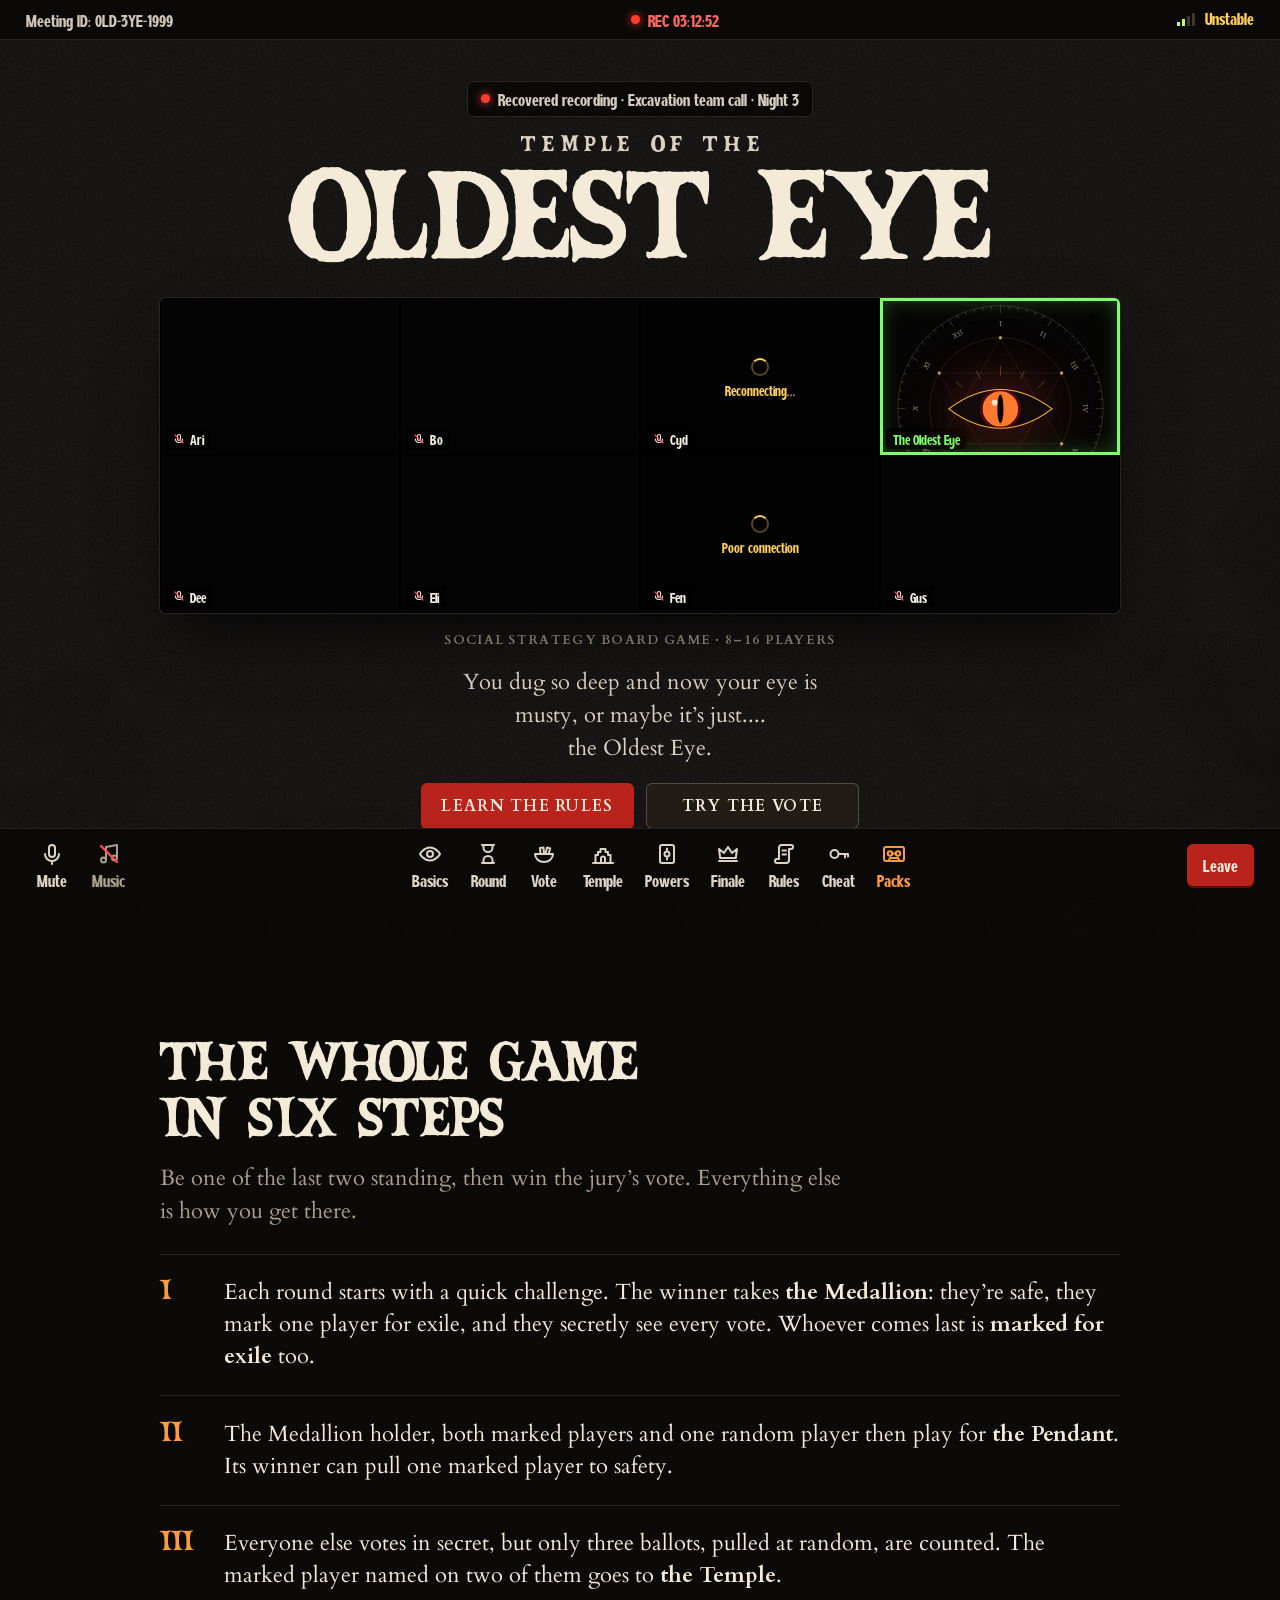
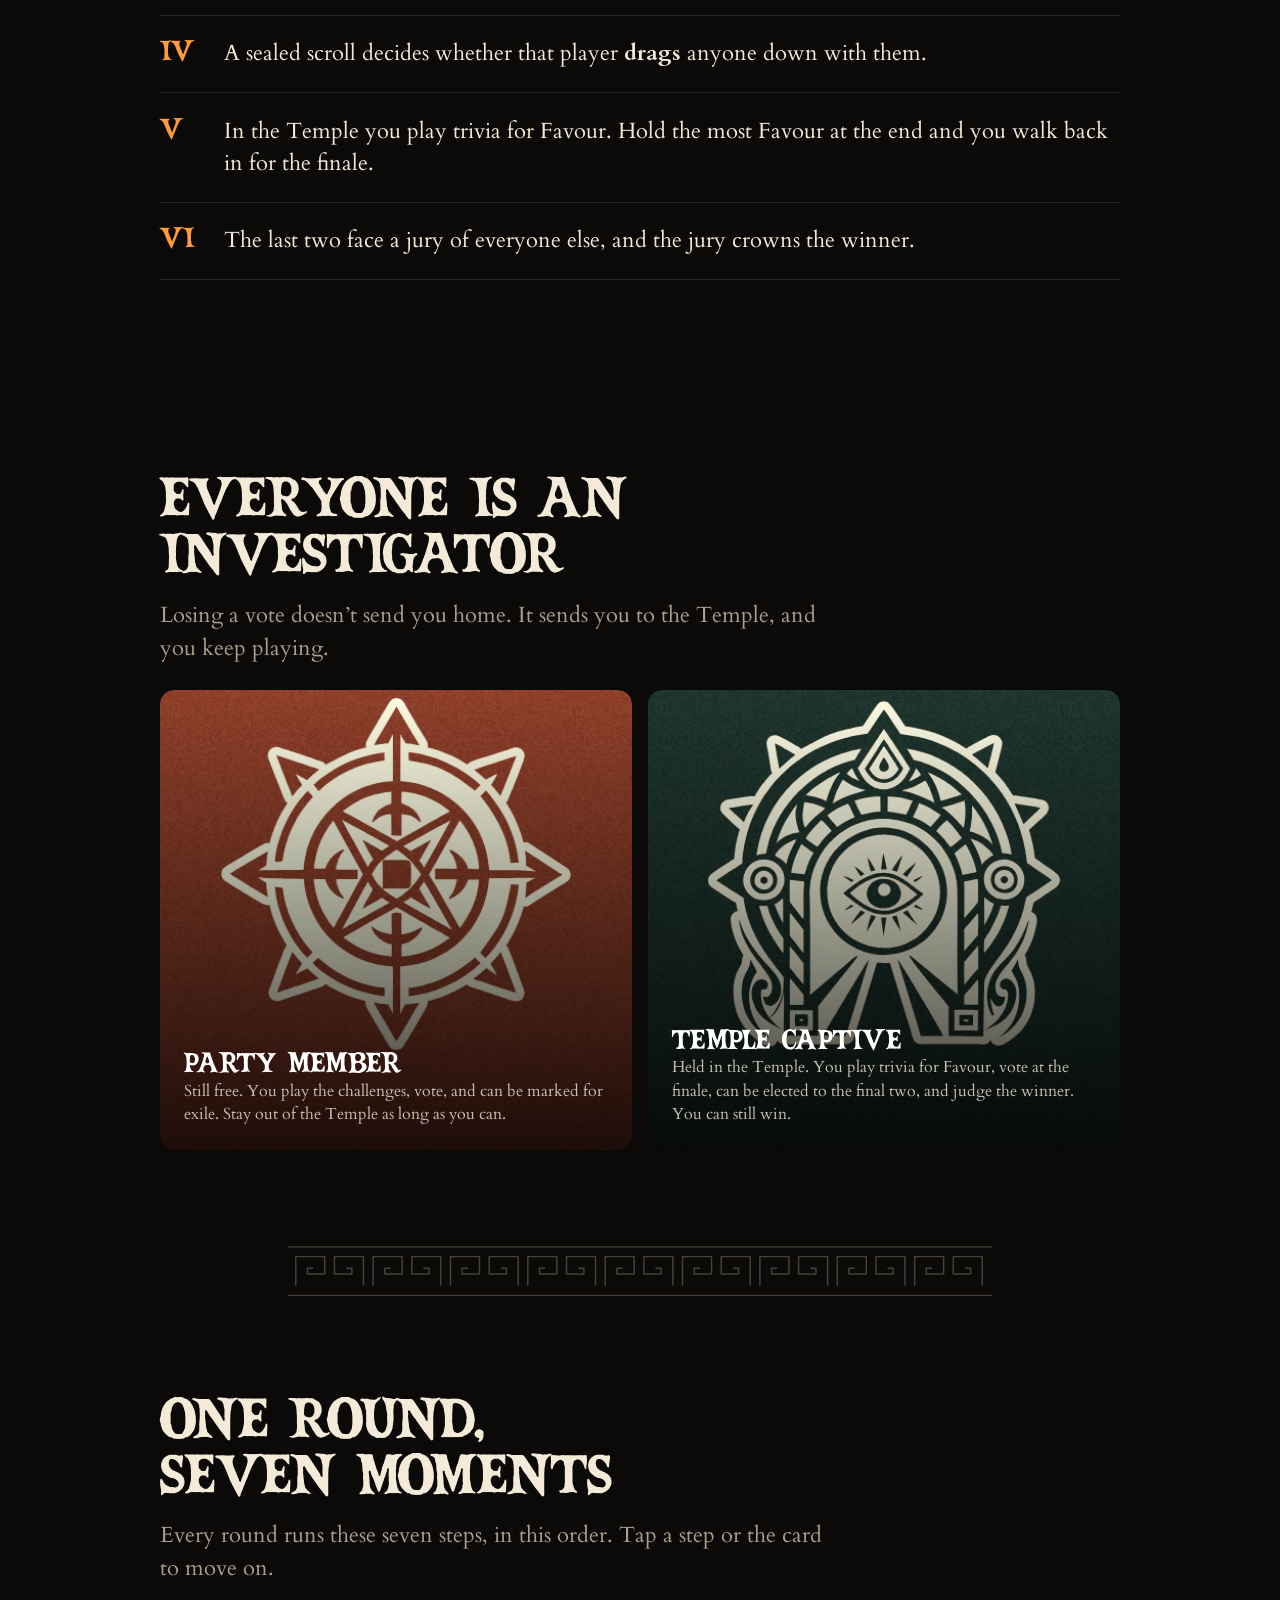
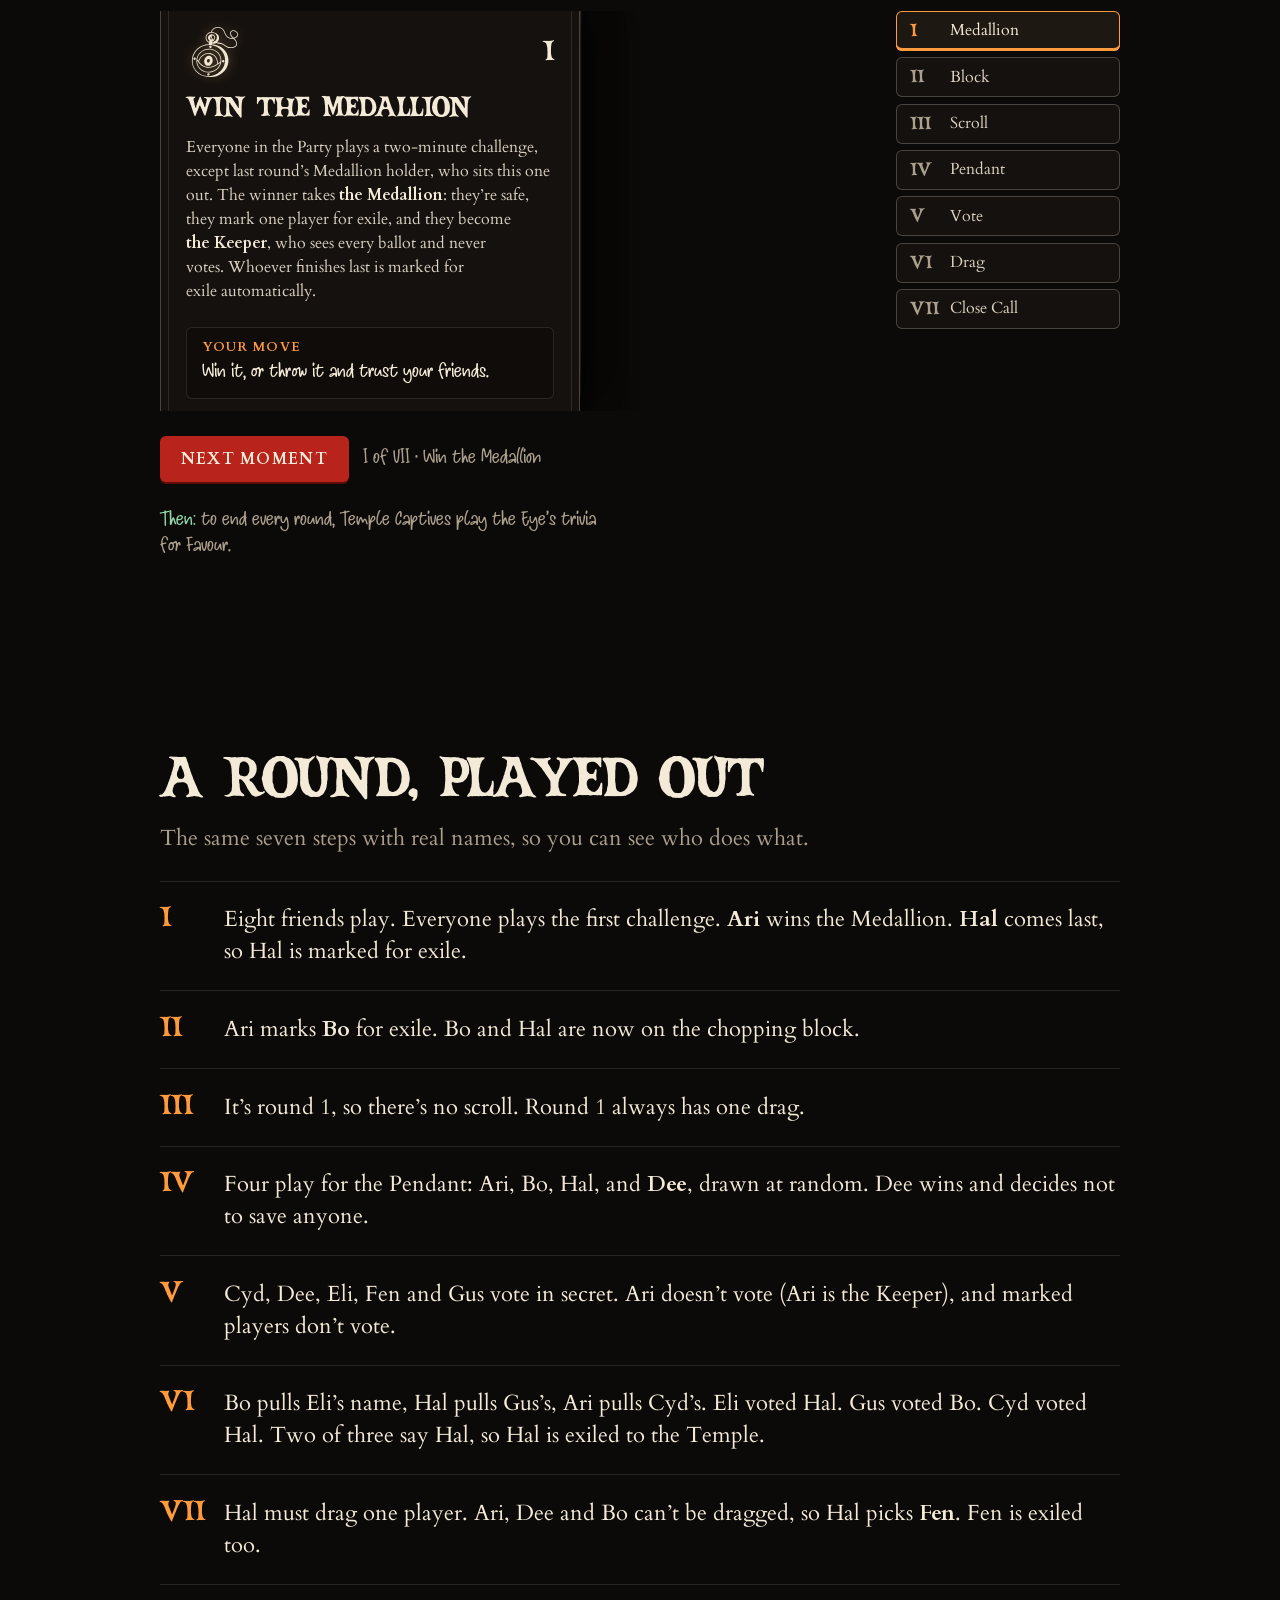
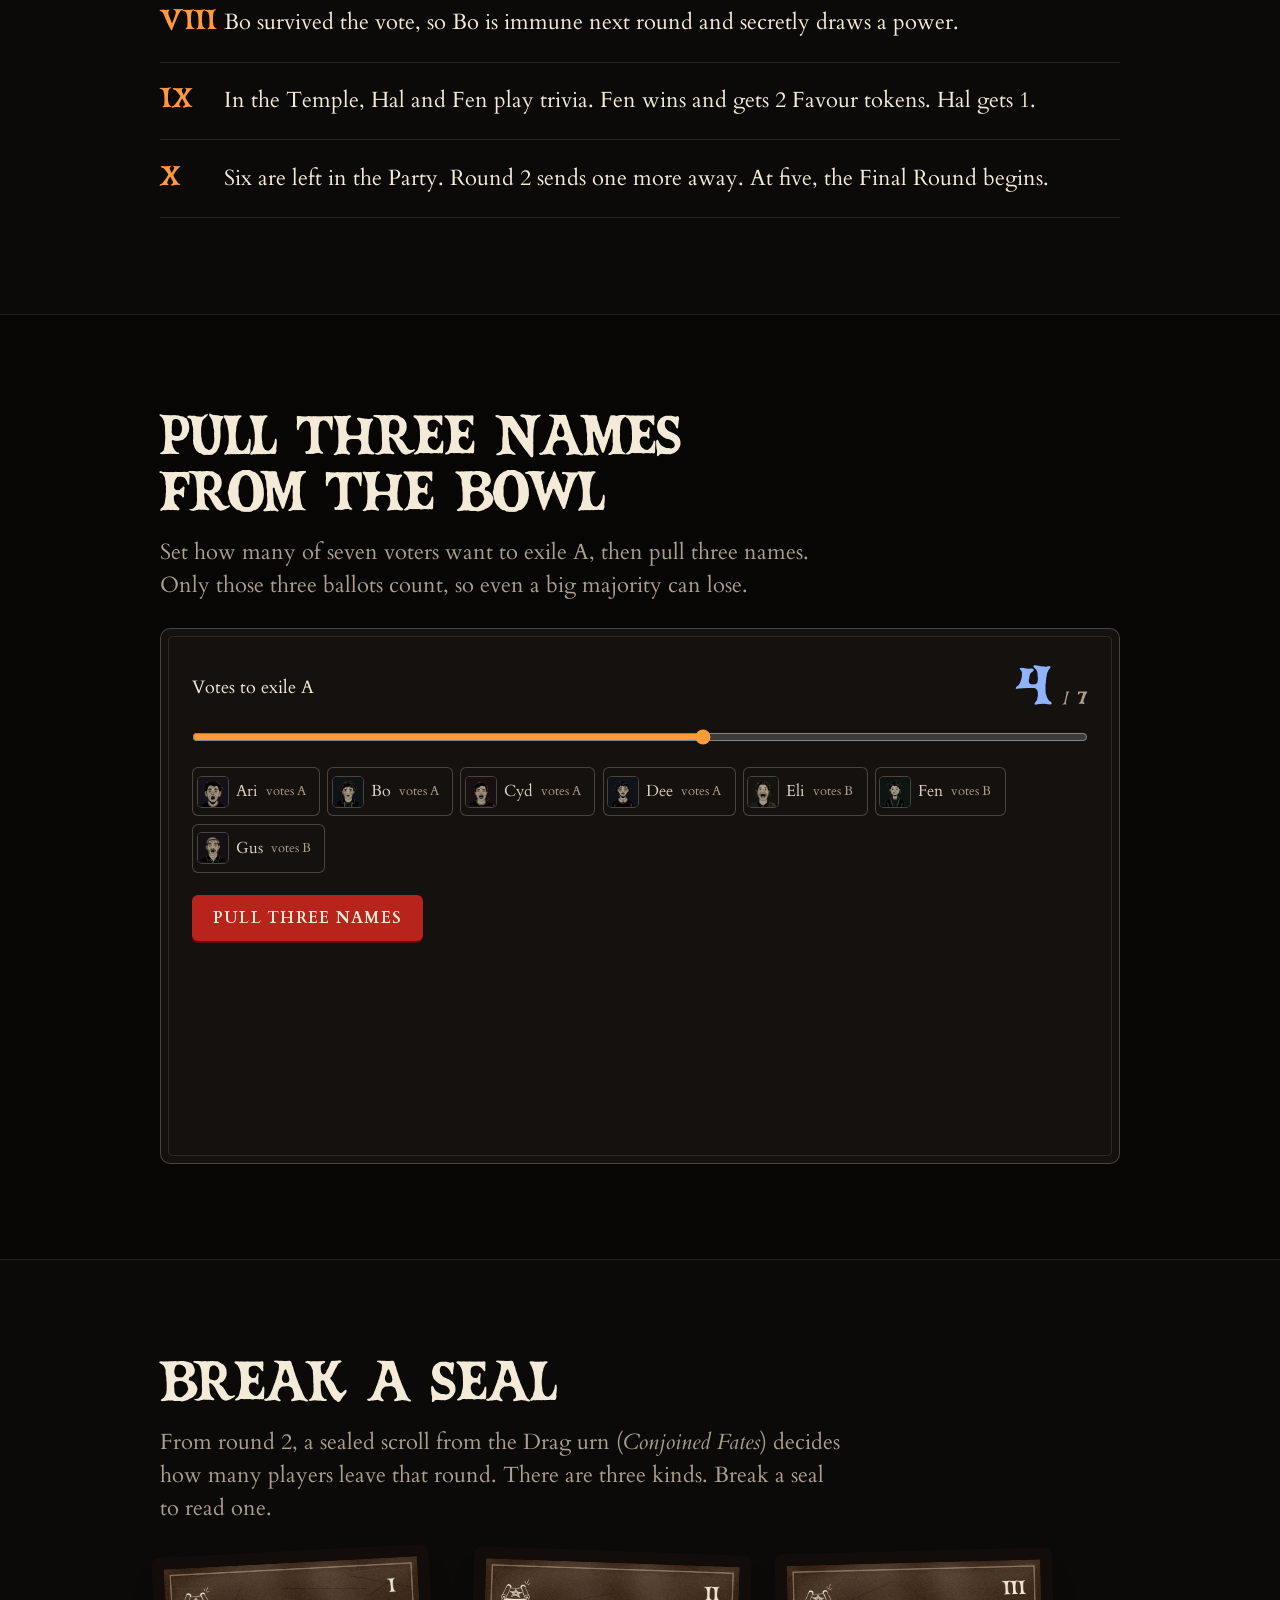
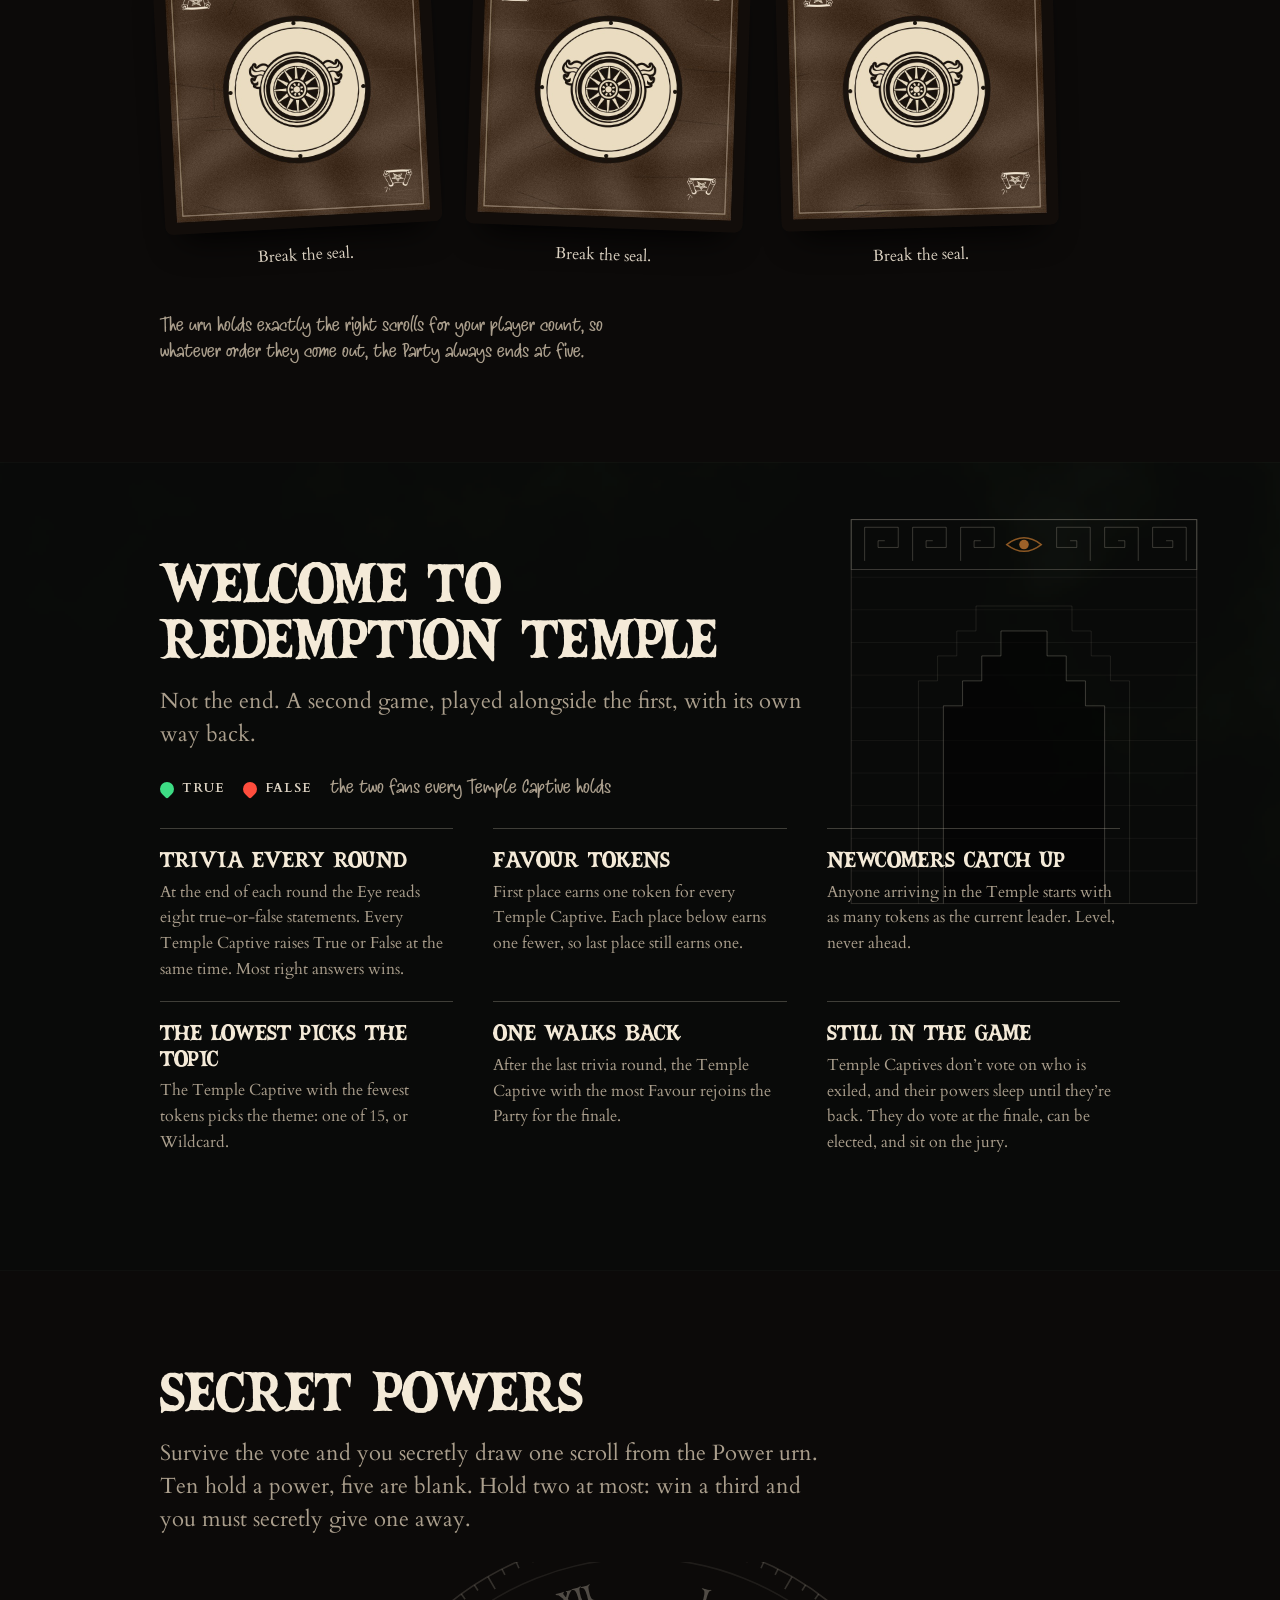
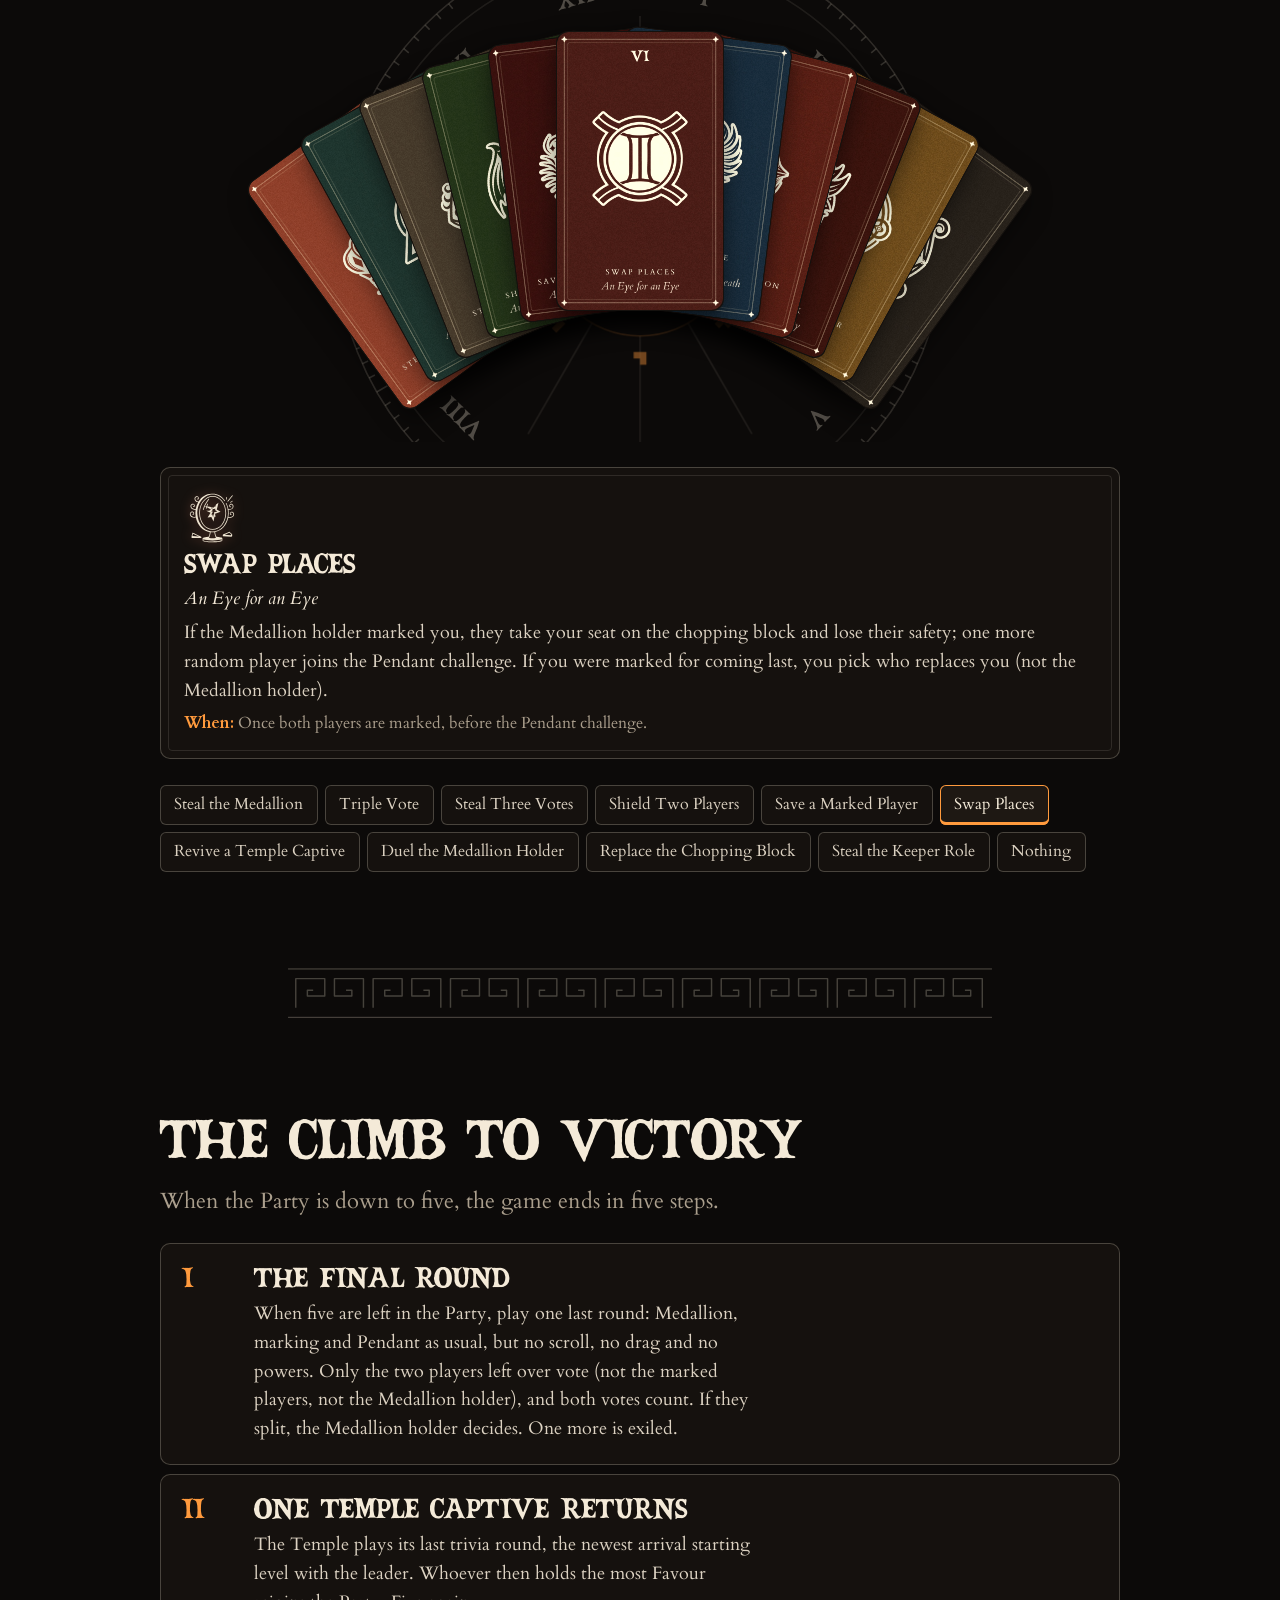
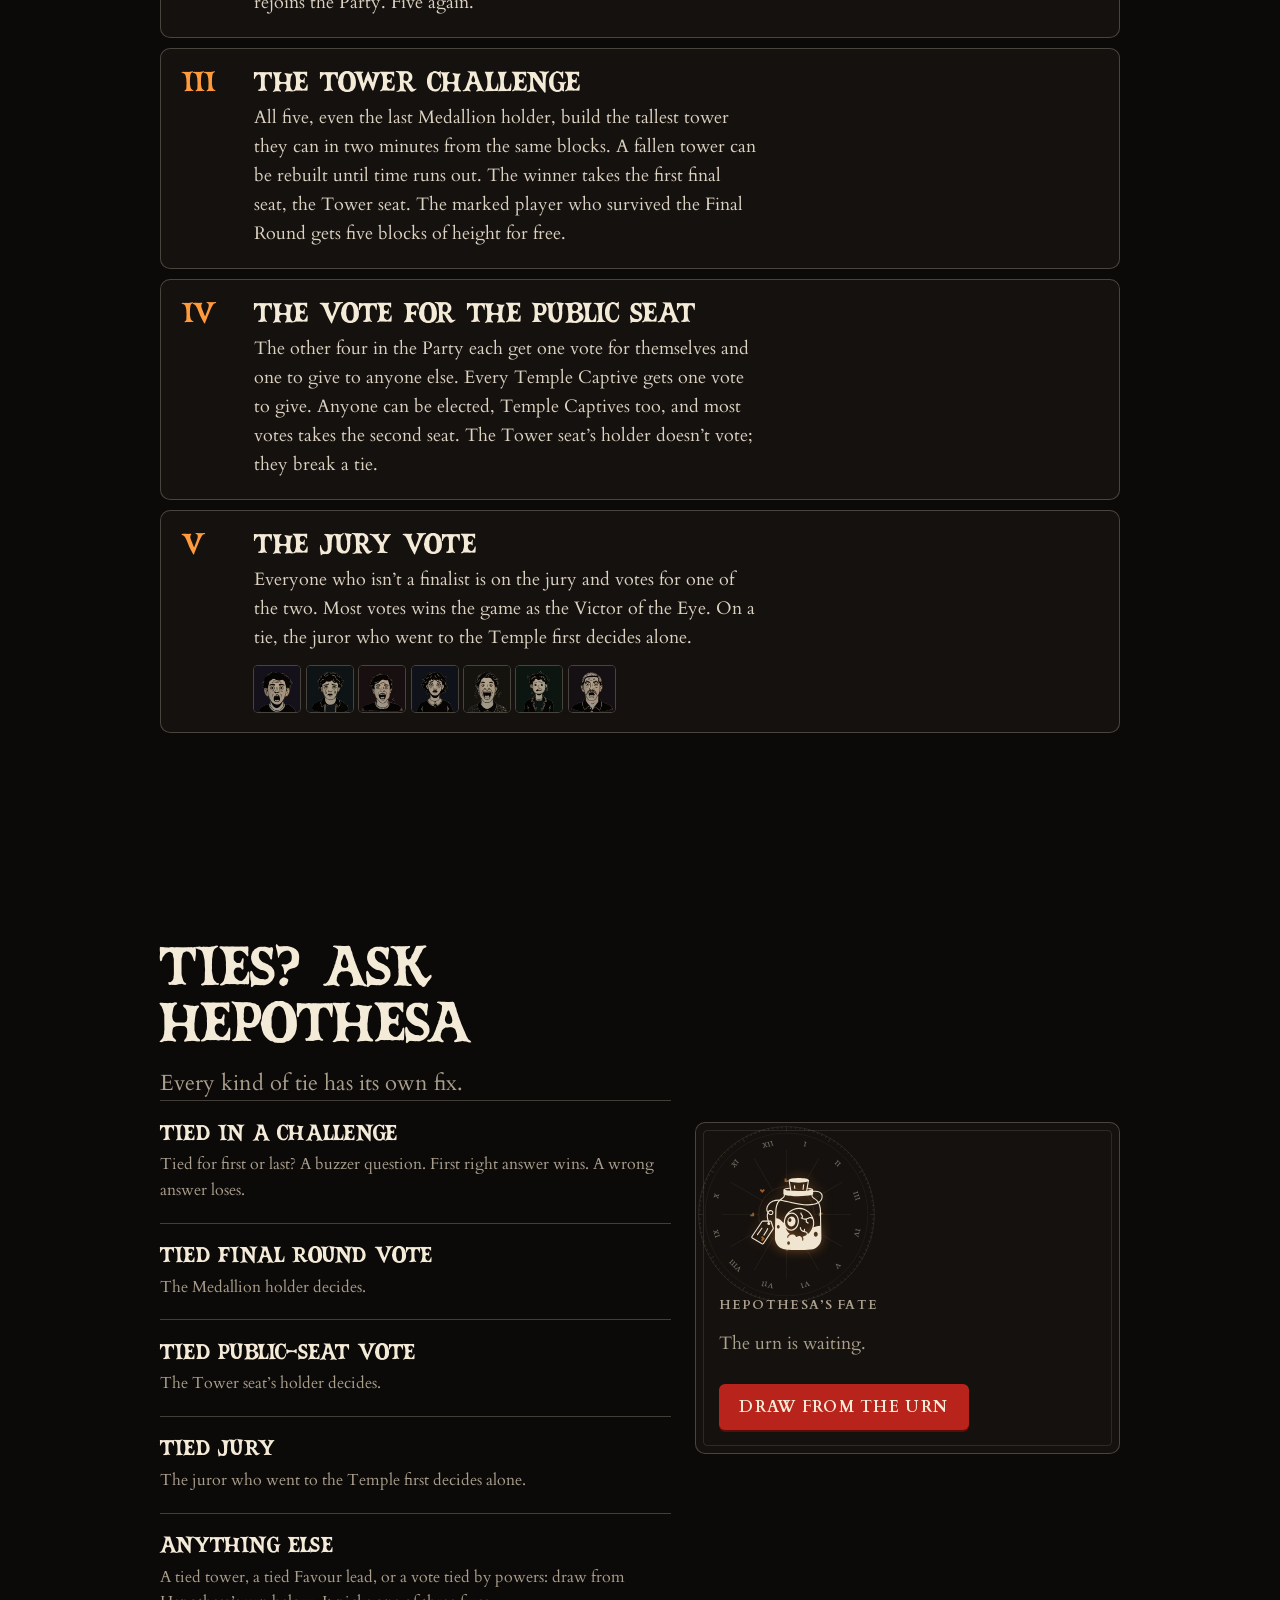
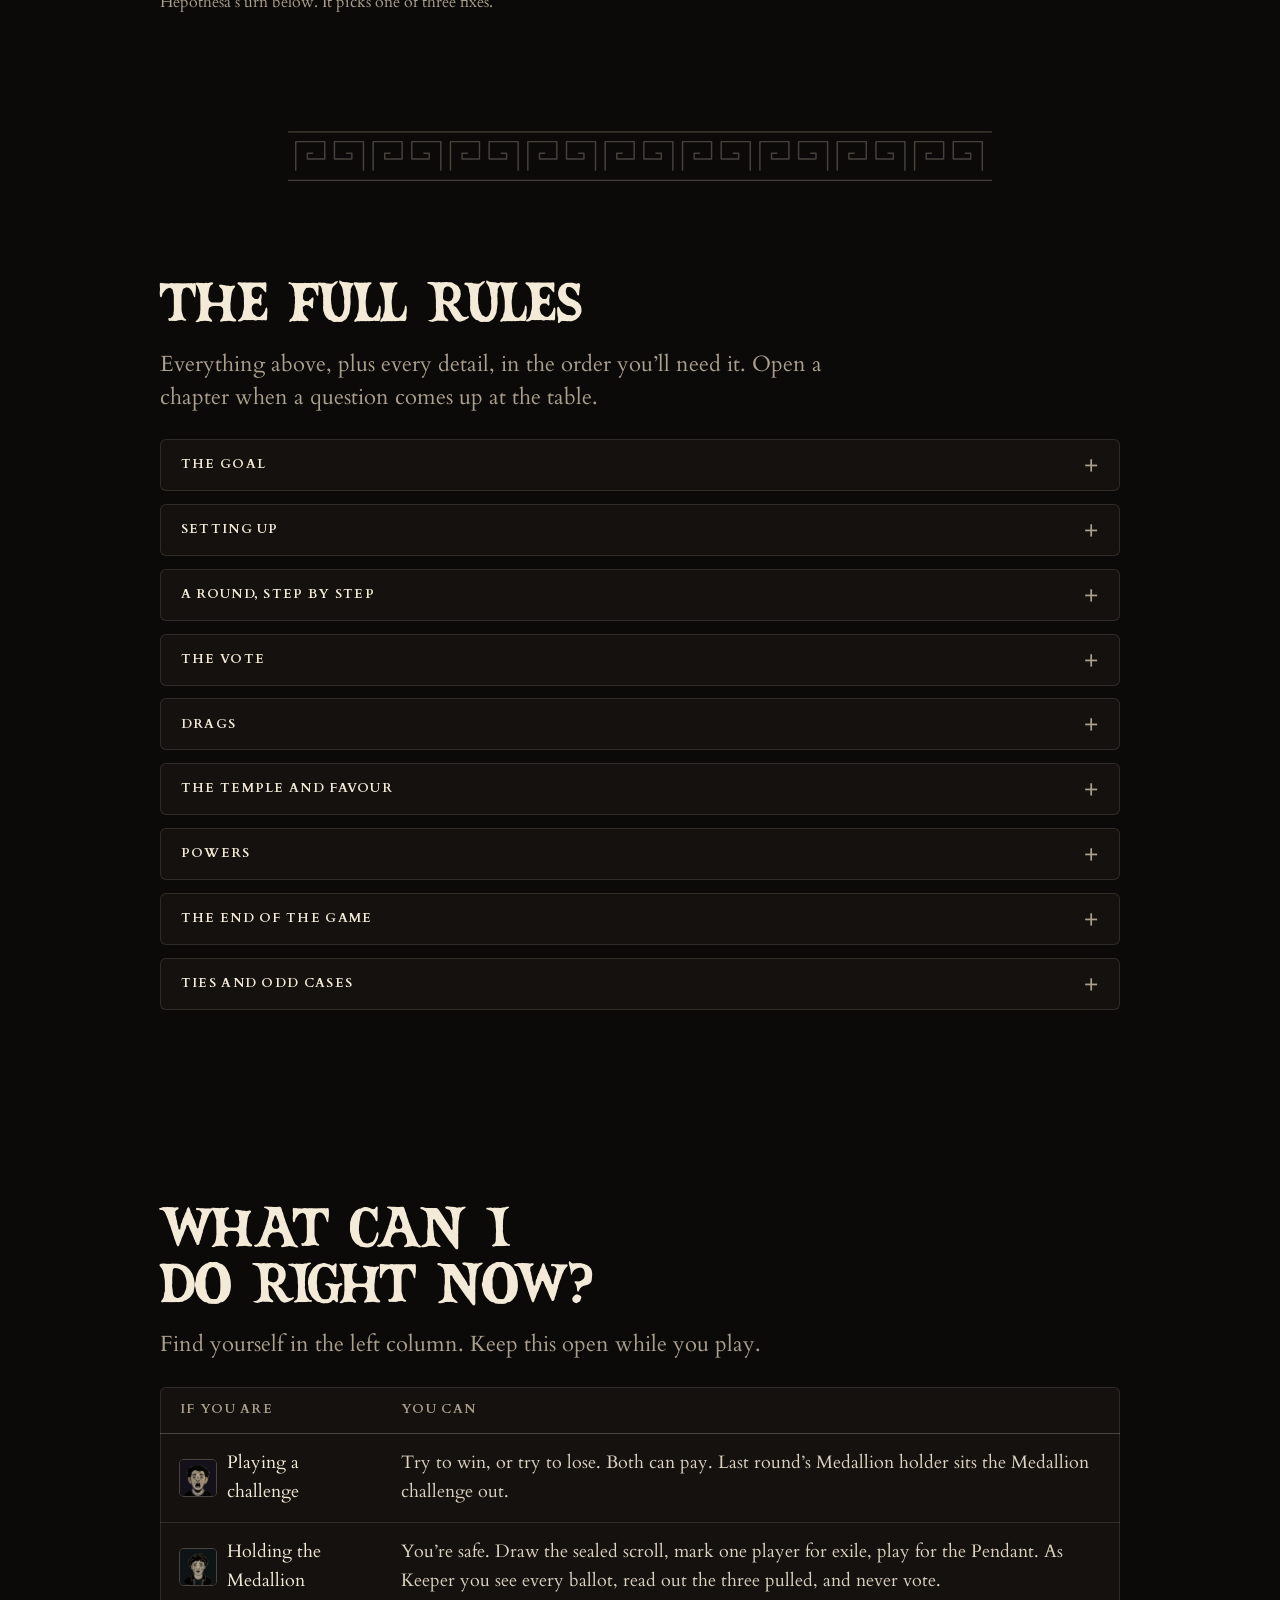
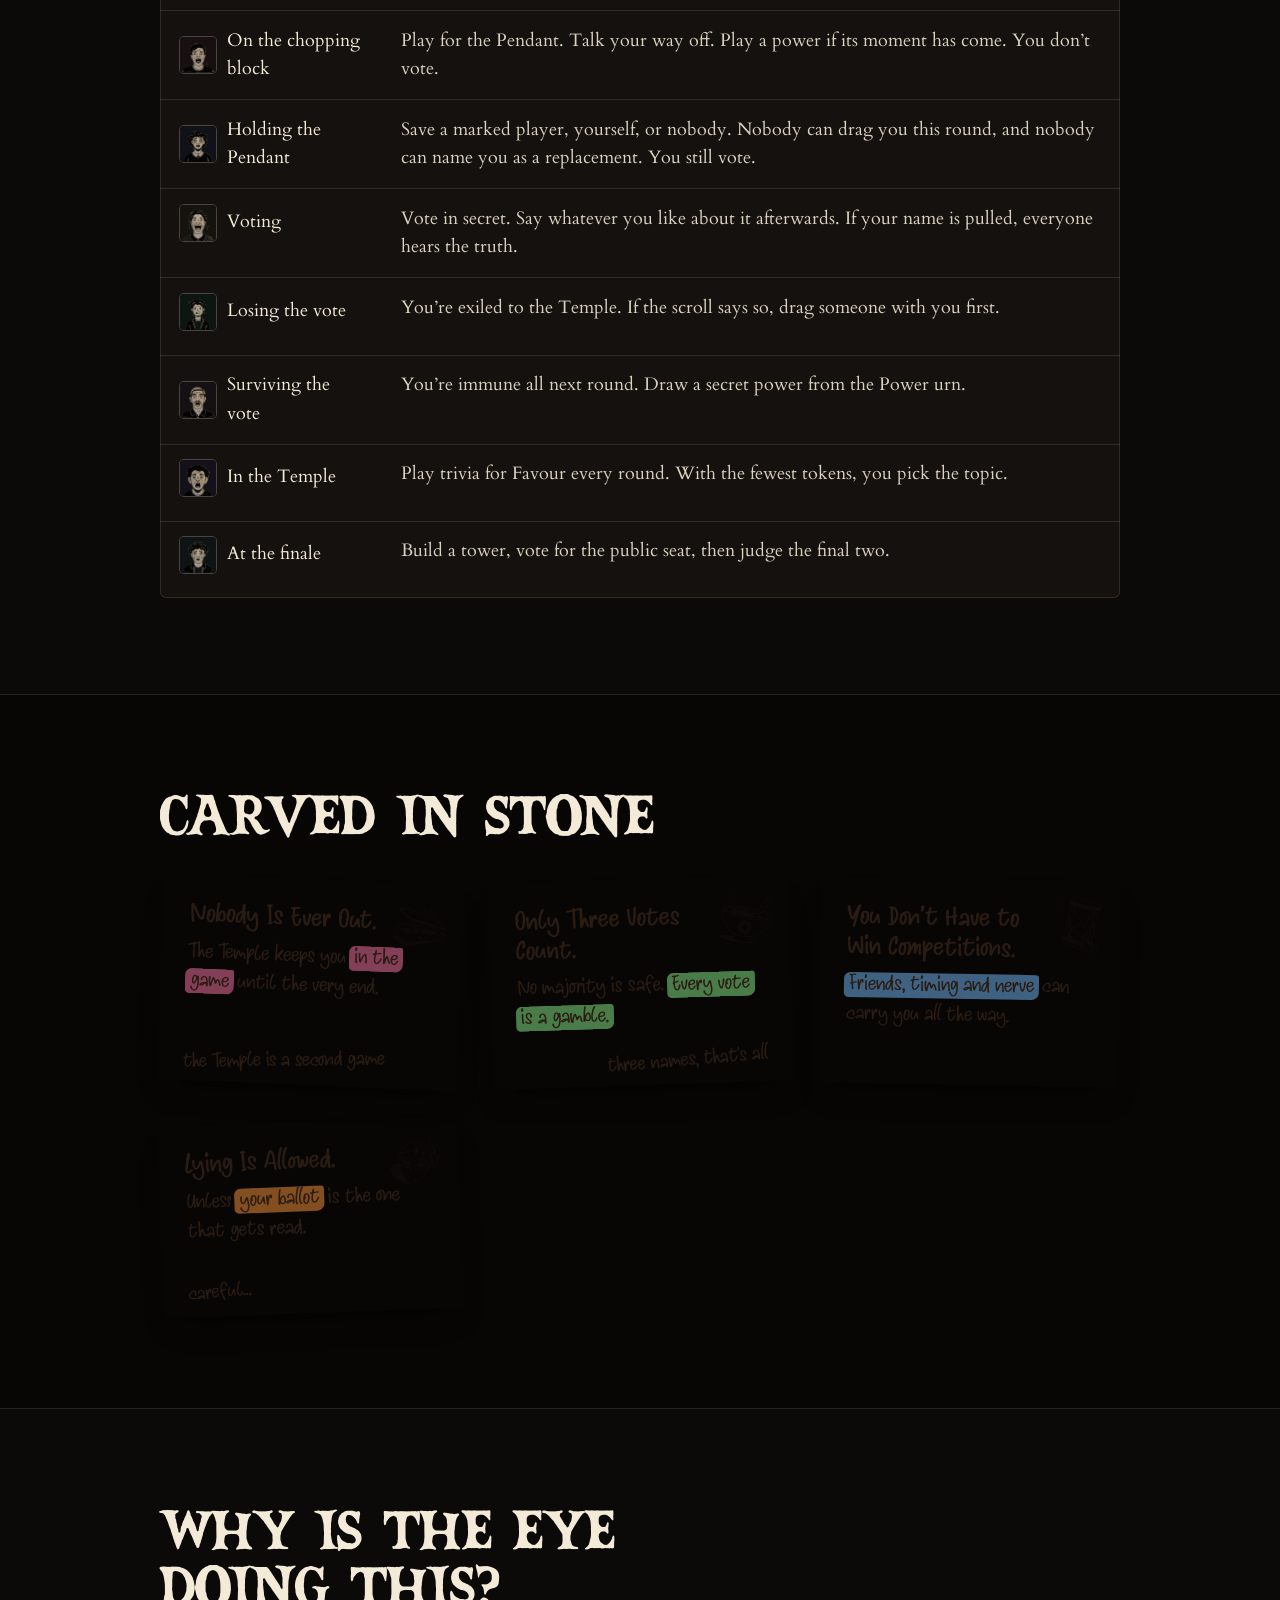
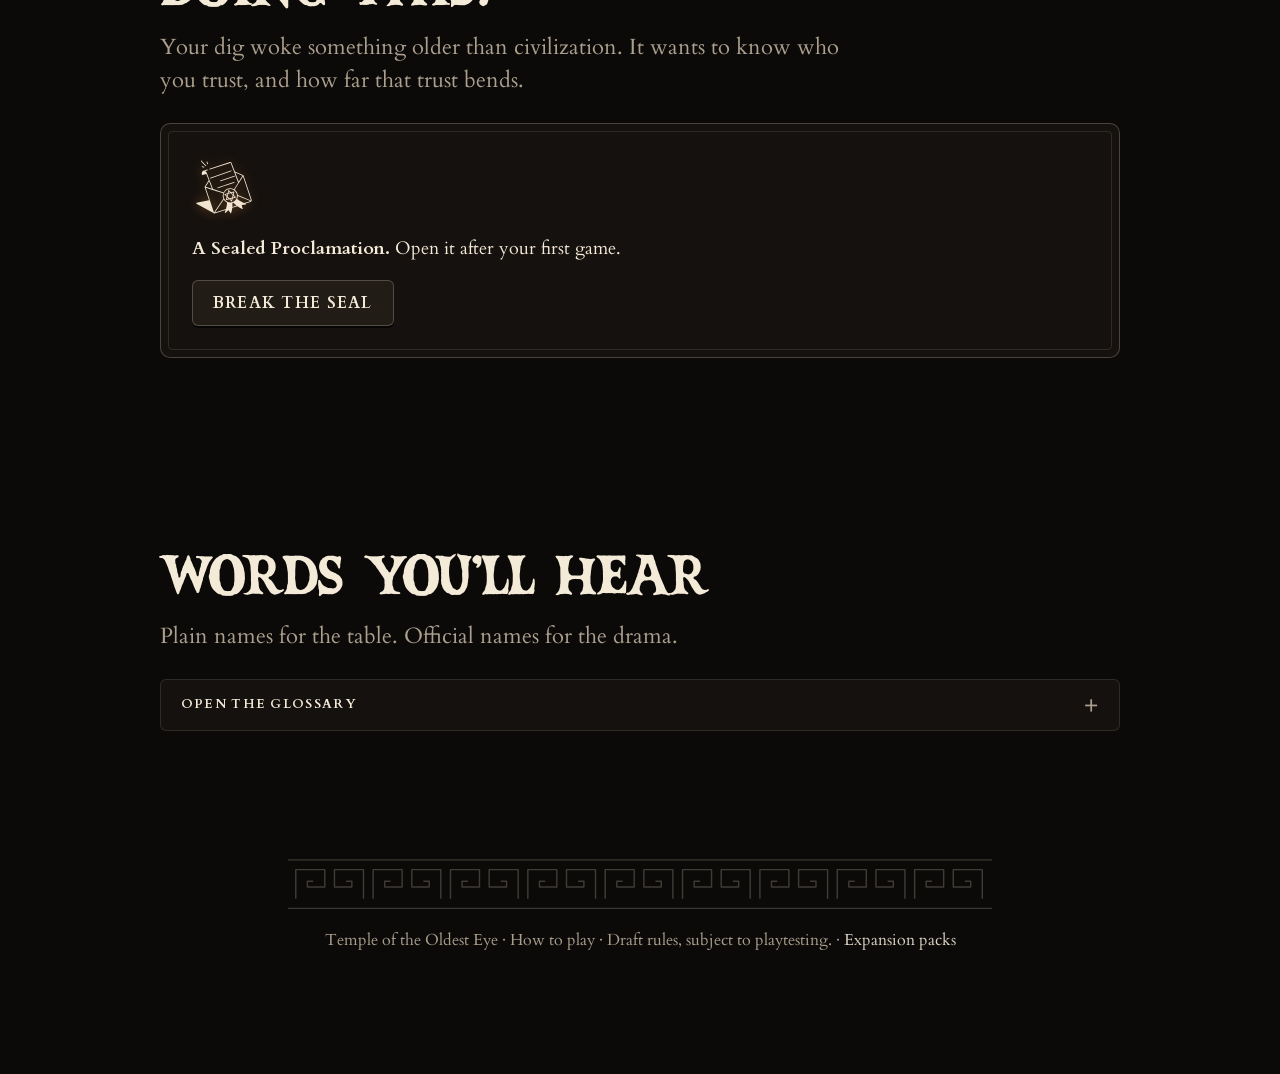
<file: index.html>
<!doctype html>
<html lang="en">
<head>
<meta charset="utf-8">
<meta name="viewport" content="width=device-width, initial-scale=1, viewport-fit=cover">
<title>Temple of the Oldest Eye</title>
<meta name="description" content="You dug so deep and now your eye is musty, or maybe it’s just.... the Oldest Eye. A social strategy board game for 8 to 16 players.">
<link rel="canonical" href="https://totoe.space/">
<meta property="og:type" content="website">
<meta property="og:site_name" content="Temple of the Oldest Eye">
<meta property="og:title" content="You dug so deep and now your eye is musty, or maybe it’s just.... the Oldest Eye">
<meta property="og:description" content="You dug so deep and now your eye is musty, or maybe it’s just.... the Oldest Eye. A social strategy board game for 8 to 16 players.">
<meta property="og:url" content="https://totoe.space/">
<meta property="og:image" content="https://totoe.space/og.jpg">
<meta property="og:image:width" content="1200">
<meta property="og:image:height" content="630">
<meta property="og:image:alt" content="A recovered video call: the excavation team’s webcams and the Oldest Eye’s tile under the title Temple of the Oldest Eye">
<meta name="twitter:card" content="summary_large_image">
<meta name="twitter:title" content="You dug so deep and now your eye is musty, or maybe it’s just.... the Oldest Eye">
<meta name="twitter:description" content="You dug so deep and now your eye is musty, or maybe it’s just.... the Oldest Eye. A social strategy board game for 8 to 16 players.">
<meta name="twitter:image" content="https://totoe.space/og.jpg">
<link rel="icon" type="image/svg+xml" href="data:image/svg+xml,%3Csvg xmlns=%22http://www.w3.org/2000/svg%22 viewBox=%220 0 64 64%22%3E%3CclipPath id=%22a%22%3E%3Cpath d=%22M4 32Q32 10 60 32Q32 54 4 32Z%22/%3E%3C/clipPath%3E%3Cpath d=%22M4 32Q32 10 60 32Q32 54 4 32Z%22 fill=%22%231a0e0c%22/%3E%3Cg clip-path=%22url%28%23a%29%22%3E%3Ccircle cx=%2232%22 cy=%2232%22 r=%2212%22 fill=%22%23ff7a2e%22 stroke=%22%234a0b10%22 stroke-width=%222.5%22/%3E%3Cellipse cx=%2232%22 cy=%2232%22 rx=%222.4%22 ry=%229.5%22 fill=%22%230b0506%22/%3E%3Ccircle cx=%2228%22 cy=%2228%22 r=%222%22 fill=%22%23fff4e6%22 opacity=%22.85%22/%3E%3C/g%3E%3Cpath d=%22M4 32Q32 10 60 32Q32 54 4 32Z%22 fill=%22none%22 stroke=%22%23ffb23d%22 stroke-width=%223%22 stroke-linejoin=%22round%22/%3E%3C/svg%3E">
<meta name="theme-color" content="#101012">
<script>
  // Review switch: ?still renders every animation in its finished state, as reduced motion does.
  if (/[?&]still\b/.test(location.search)) {
    const mm = window.matchMedia.bind(window);
    const still = q => ({ matches: true, media: q, onchange: null, addEventListener() {}, removeEventListener() {}, addListener() {}, removeListener() {}, dispatchEvent() { return false; } });
    window.matchMedia = q => /prefers-reduced-motion:\s*reduce/.test(q) ? still(q) : mm(q);
  }
</script>
  <script type="module" crossorigin src="./assets/index-Du35Jaey.js"></script>
  <link rel="modulepreload" crossorigin href="./assets/button-DH4Up1ZF.js">
  <link rel="stylesheet" crossorigin href="./assets/button-DRDs6mFm.css">
</head>
<body>
<div id="root"></div>
</body>
</html>
</file>
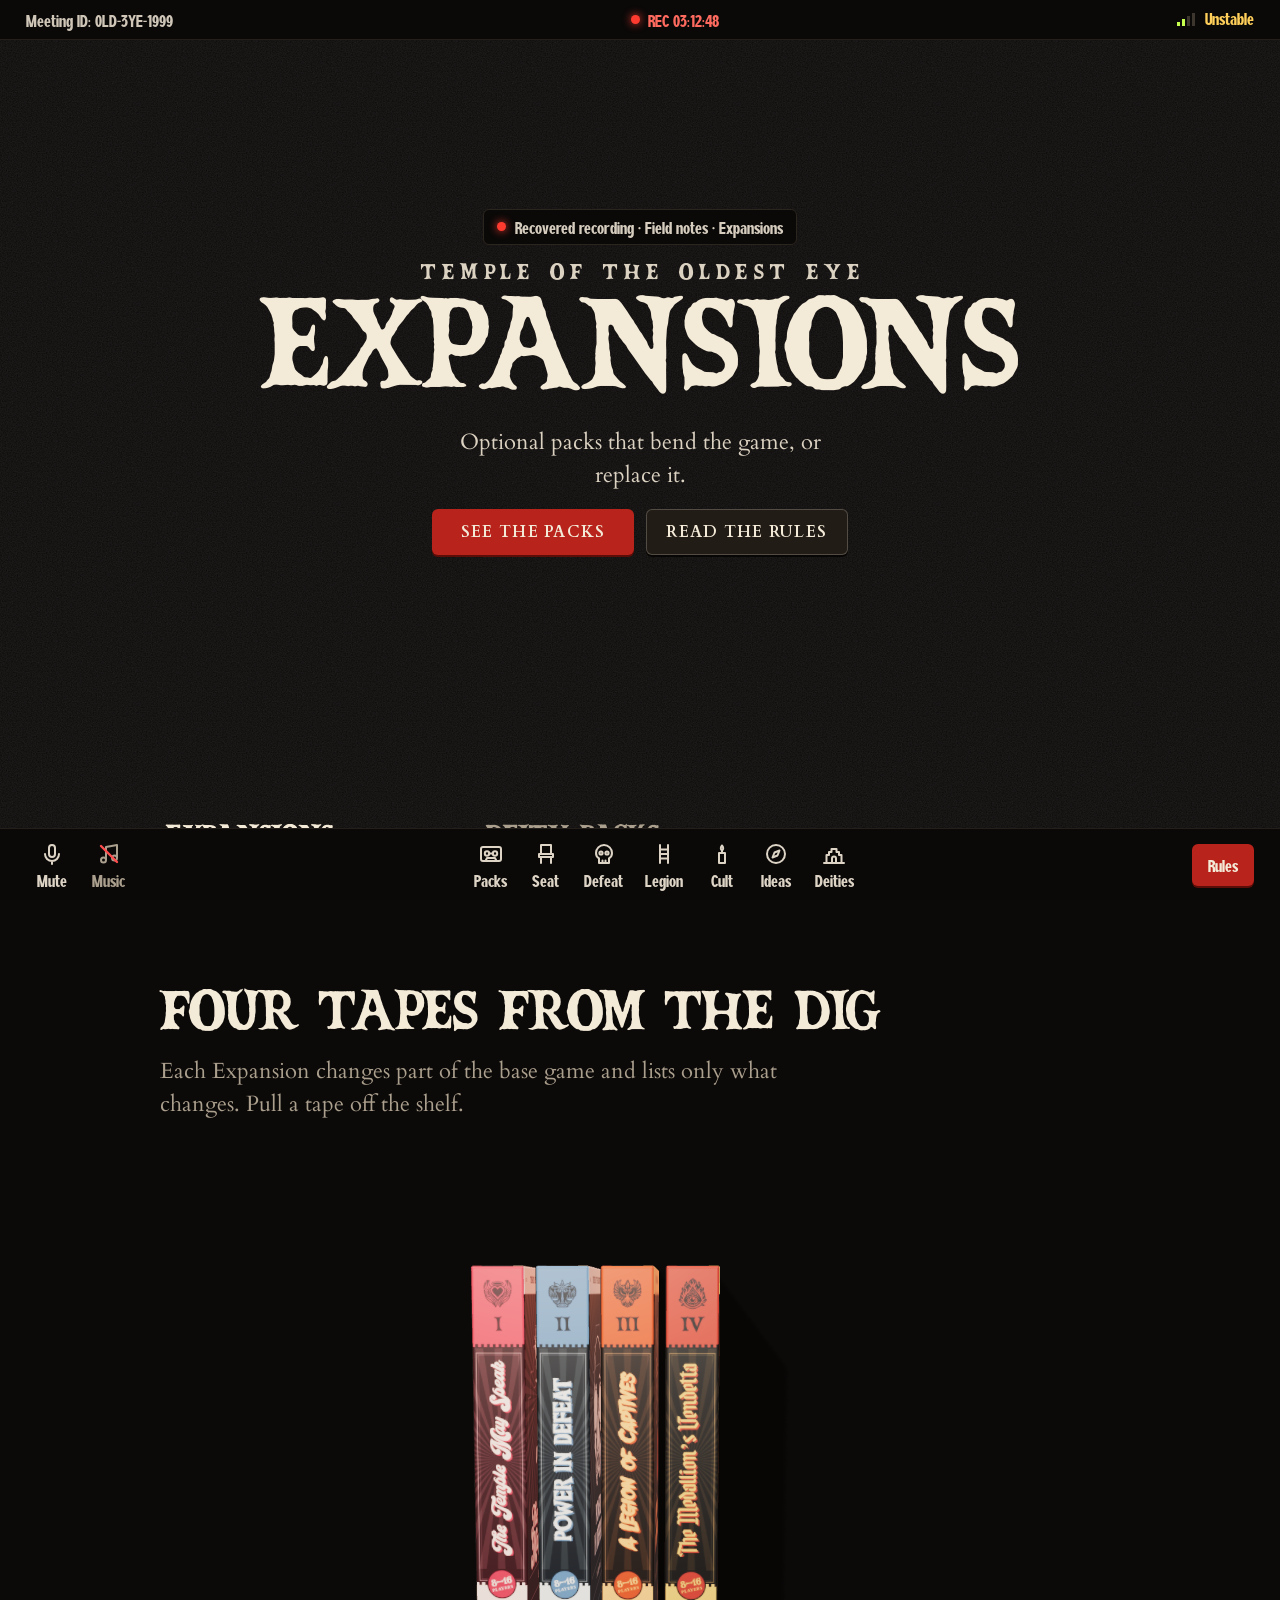
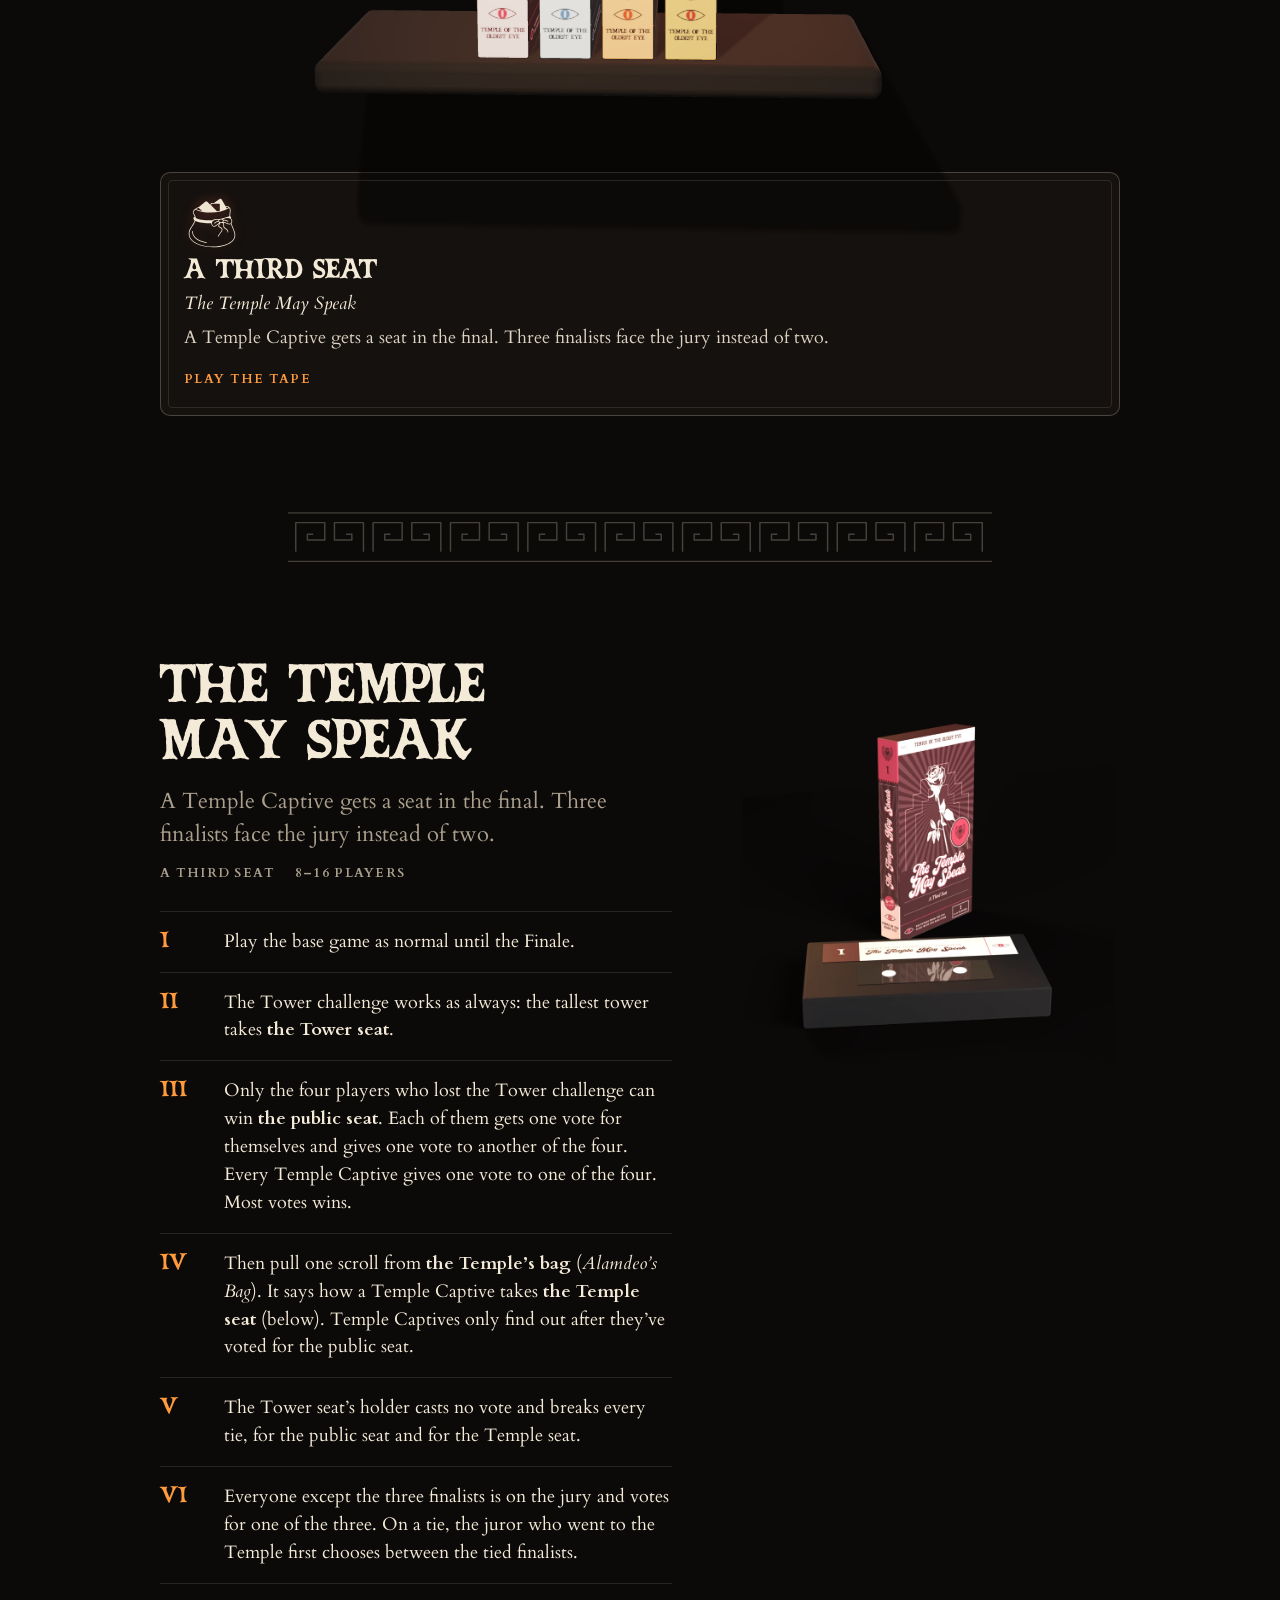
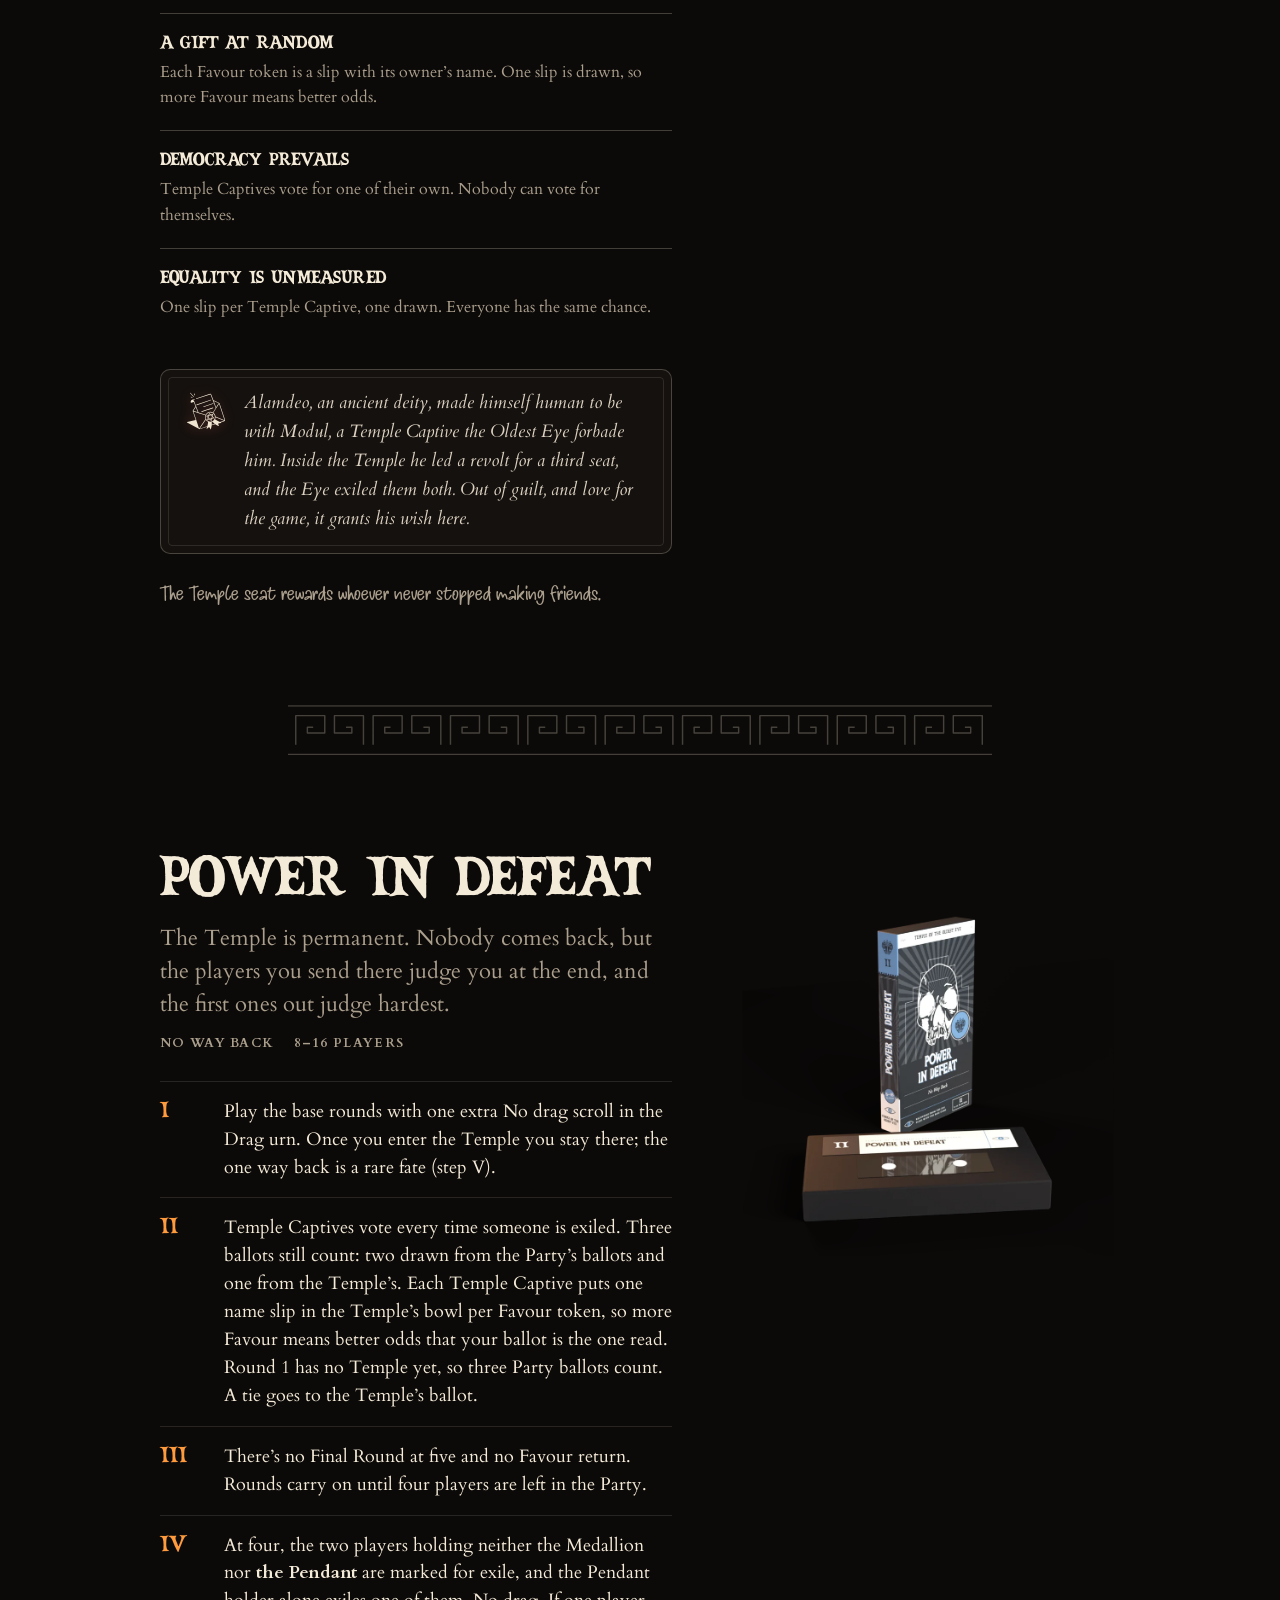
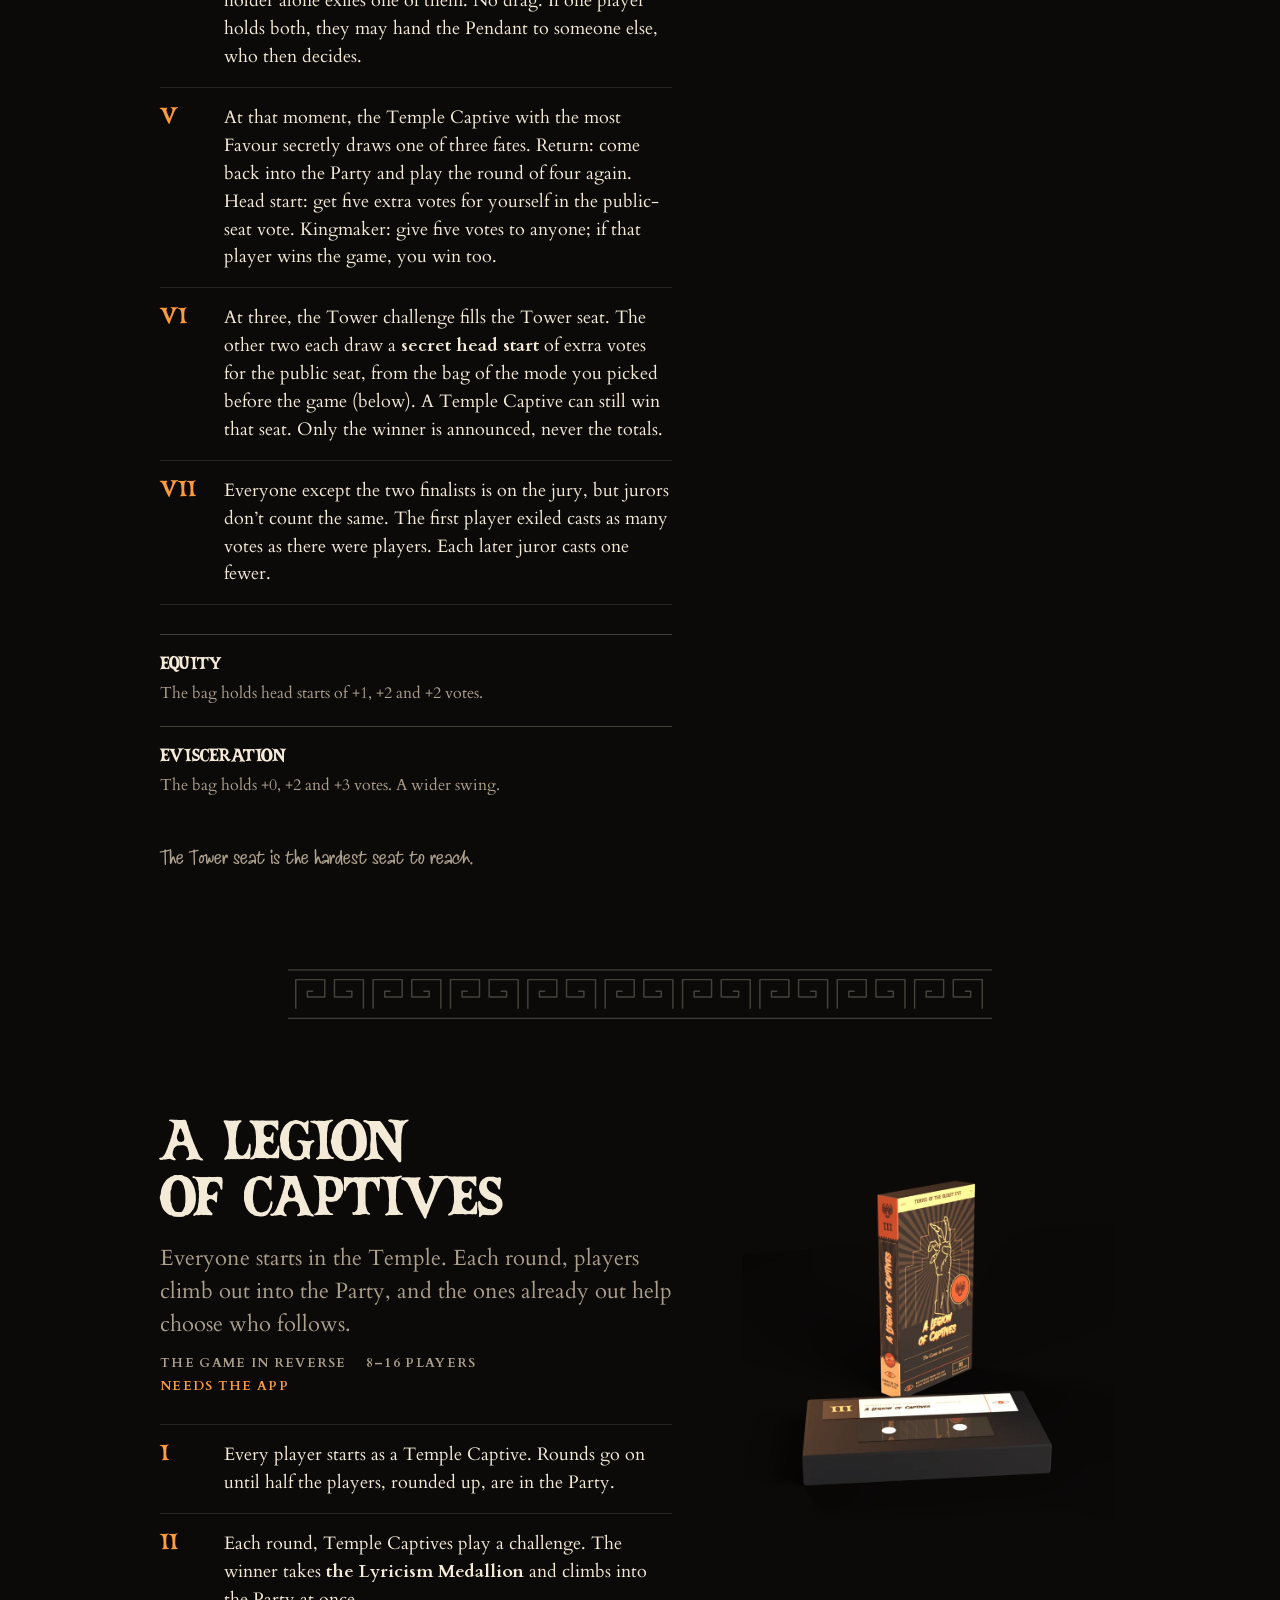
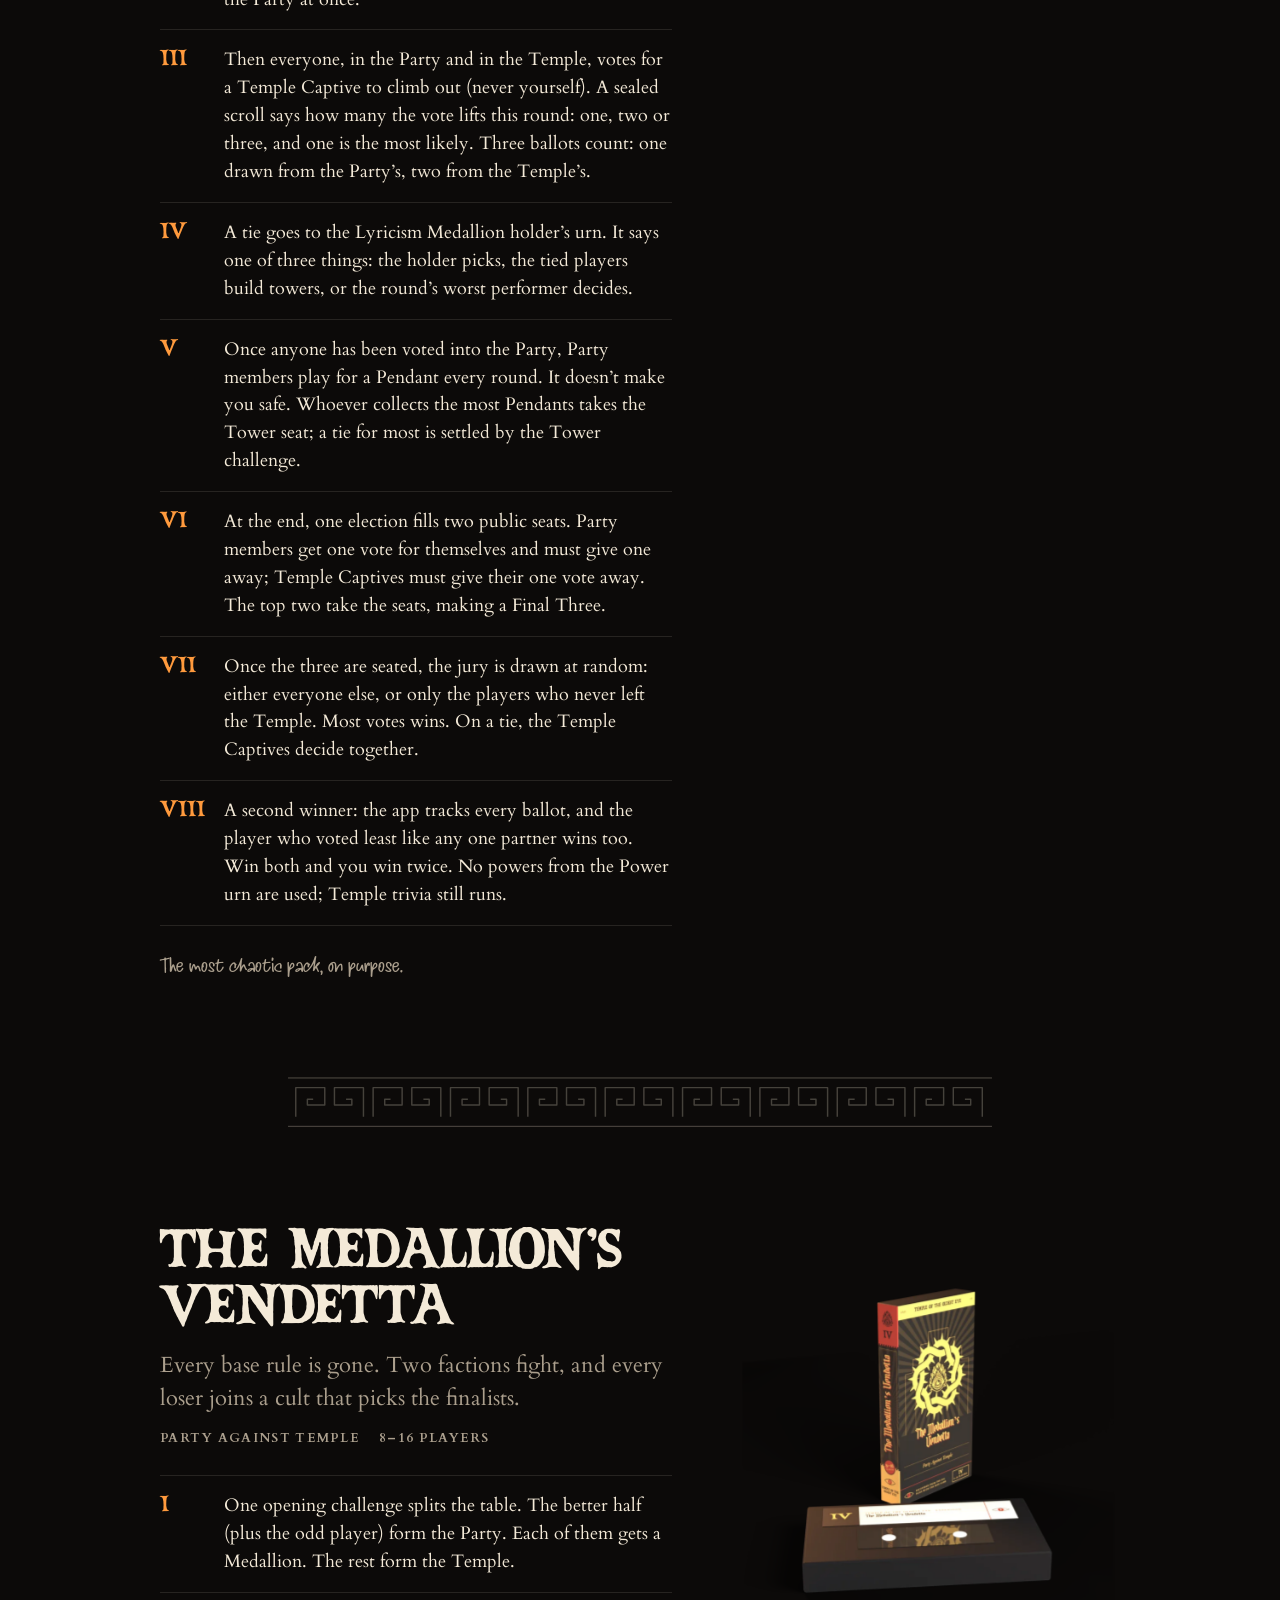
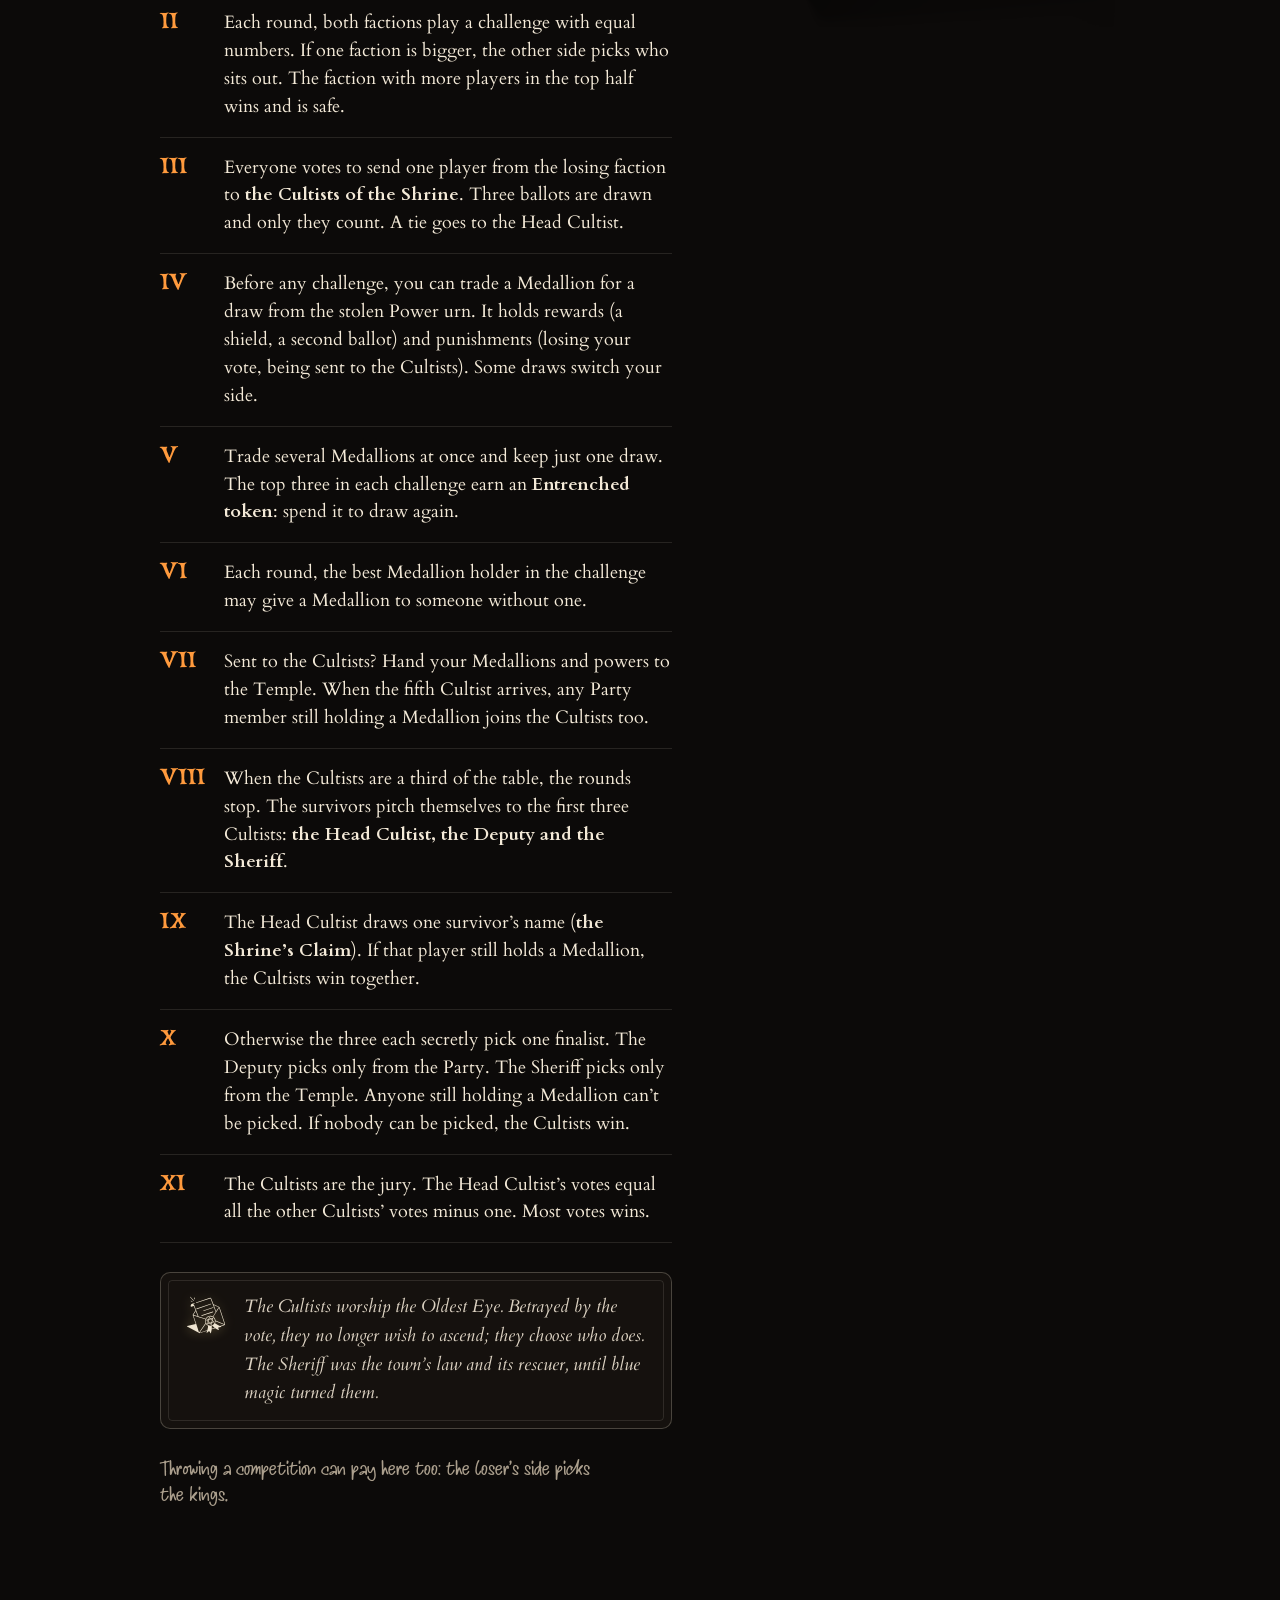
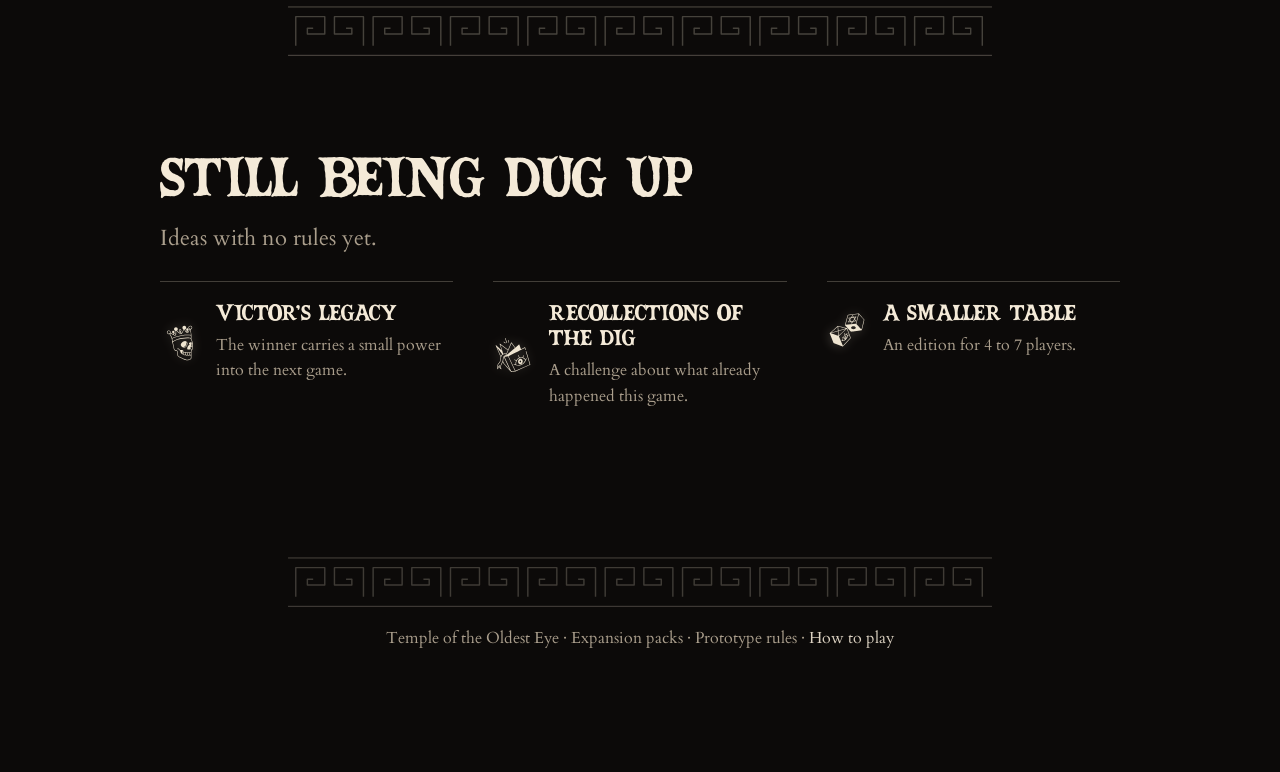
<file: expansions.html>
<!doctype html>
<html lang="en">
<head>
<meta charset="utf-8">
<meta name="viewport" content="width=device-width, initial-scale=1, viewport-fit=cover">
<title>Temple Expansion Packs</title>
<meta name="description" content="Optional packs that bend Temple of the Oldest Eye, or replace it: a third seat in the final, no way back from the Temple, the game in reverse, and other gods in the Eye’s place.">
<link rel="canonical" href="https://totoe.space/expansions.html">
<meta property="og:type" content="website">
<meta property="og:site_name" content="Temple of the Oldest Eye">
<meta property="og:title" content="Temple Expansion Packs: optional packs that bend the game, or replace it">
<meta property="og:description" content="Optional packs that bend Temple of the Oldest Eye, or replace it: a third seat in the final, no way back from the Temple, the game in reverse, and other gods in the Eye’s place.">
<meta property="og:url" content="https://totoe.space/expansions.html">
<meta property="og:image" content="https://totoe.space/og-expansions.jpg">
<meta property="og:image:width" content="1200">
<meta property="og:image:height" content="630">
<meta property="og:image:alt" content="Temple of the Oldest Eye: Expansions, recovered from the excavation team’s field notes">
<meta name="twitter:card" content="summary_large_image">
<meta name="twitter:title" content="Temple Expansion Packs: optional packs that bend the game, or replace it">
<meta name="twitter:description" content="Optional packs that bend Temple of the Oldest Eye, or replace it: a third seat in the final, no way back from the Temple, the game in reverse, and other gods in the Eye’s place.">
<meta name="twitter:image" content="https://totoe.space/og-expansions.jpg">
<link rel="icon" type="image/svg+xml" href="data:image/svg+xml,%3Csvg xmlns=%22http://www.w3.org/2000/svg%22 viewBox=%220 0 64 64%22%3E%3CclipPath id=%22a%22%3E%3Cpath d=%22M4 32Q32 10 60 32Q32 54 4 32Z%22/%3E%3C/clipPath%3E%3Cpath d=%22M4 32Q32 10 60 32Q32 54 4 32Z%22 fill=%22%231a0e0c%22/%3E%3Cg clip-path=%22url%28%23a%29%22%3E%3Ccircle cx=%2232%22 cy=%2232%22 r=%2212%22 fill=%22%23ff7a2e%22 stroke=%22%234a0b10%22 stroke-width=%222.5%22/%3E%3Cellipse cx=%2232%22 cy=%2232%22 rx=%222.4%22 ry=%229.5%22 fill=%22%230b0506%22/%3E%3Ccircle cx=%2228%22 cy=%2228%22 r=%222%22 fill=%22%23fff4e6%22 opacity=%22.85%22/%3E%3C/g%3E%3Cpath d=%22M4 32Q32 10 60 32Q32 54 4 32Z%22 fill=%22none%22 stroke=%22%23ffb23d%22 stroke-width=%223%22 stroke-linejoin=%22round%22/%3E%3C/svg%3E">
<meta name="theme-color" content="#0c0a09">
<script>
  // Review switch: ?still renders every animation in its finished state, as reduced motion does.
  if (/[?&]still\b/.test(location.search)) {
    const mm = window.matchMedia.bind(window);
    const still = q => ({ matches: true, media: q, onchange: null, addEventListener() {}, removeEventListener() {}, addListener() {}, removeListener() {}, dispatchEvent() { return false; } });
    window.matchMedia = q => /prefers-reduced-motion:\s*reduce/.test(q) ? still(q) : mm(q);
  }
</script>
  <script type="module" crossorigin src="./assets/expansions-DS-ntqdQ.js"></script>
  <link rel="modulepreload" crossorigin href="./assets/button-DH4Up1ZF.js">
  <link rel="stylesheet" crossorigin href="./assets/button-DRDs6mFm.css">
  <link rel="stylesheet" crossorigin href="./assets/expansions-d2VoFX8n.css">
</head>
<body>
<div id="root"></div>
</body>
</html>
</file>
<file: assets/expansions-d2VoFX8n.css>
.hero-more,.read-link{touch-action:manipulation}.skip{position:fixed;left:12px;top:48px;z-index:calc(var(--z-chrome) + 1);padding:.6rem .9rem;background:var(--surface-2);color:var(--ink);border-radius:var(--r);box-shadow:inset 0 0 0 1px var(--ember);translate:0 -200%}.skip:focus-visible{translate:0 0}.hero-short{min-height:min(78svh,760px)}.shelf-3d{position:relative}.shelf-stage{position:relative;width:100%;aspect-ratio:16 / 10}@media (max-width: 520px){.shelf-stage{aspect-ratio:4 / 5}}.shelf-canvas{position:absolute;left:0;top:-45%;width:100%;height:175%;pointer-events:none;z-index:2}html.tape-hover,html.tape-hover *{cursor:pointer}.shelf-flat{list-style:none;margin:0;padding:0;display:grid;grid-template-columns:repeat(4,minmax(0,1fr));gap:var(--space-sm)}.shelf-flat button{-webkit-appearance:none;-moz-appearance:none;appearance:none;border:0;background:none;padding:0;cursor:pointer;border-radius:var(--r)}.shelf-flat img{display:block;width:100%;height:auto;border-radius:var(--r)}.shelf-flat button[aria-pressed=true]{box-shadow:0 0 0 2px var(--ember)}.sr-only{position:absolute;width:1px;height:1px;overflow:hidden;clip-path:inset(50%);white-space:nowrap}.shelf-keys button:focus-visible{outline:2px solid var(--ember)}.read-link{margin-top:.4rem;font:700 var(--t-xs)/1.2 var(--text);letter-spacing:.1em;text-transform:uppercase;color:var(--ember);text-underline-offset:.35em;padding-block:.4rem}.pack{grid-template-columns:minmax(0,1fr) minmax(0,24rem);column-gap:clamp(2rem,5vw,4.5rem);align-items:start}.pack-art{order:2}.pack-art{margin:0;position:sticky;top:64px}.pack-art img{display:block;width:100%;height:auto}.pack-body{display:grid;gap:1.8rem;min-width:0}.pack-meta{display:flex;flex-wrap:wrap;gap:.4rem 1.2rem;font:700 var(--t-xs)/1.3 var(--text);letter-spacing:.1em;text-transform:uppercase;color:var(--muted)}.pack-meta .needs{color:var(--ember)}.pack-steps li{font-size:var(--t-md);line-height:1.55;padding-block:1rem}.pack-steps .num{font-size:var(--t-lg)}.pack-facts{column-gap:1.6rem}.pack-facts li strong{font-size:var(--t-md)}.lore{padding:1.3rem 1.5rem;display:grid;grid-template-columns:auto minmax(0,1fr);gap:1rem;align-items:start}.lore p{font-style:italic;color:var(--soft)}.ideas li{grid-template-columns:auto minmax(0,1fr);column-gap:1rem;align-items:center}.ideas li .emblem{grid-row:span 2}@media (max-width: 760px){.pack{grid-template-columns:minmax(0,1fr);row-gap:1.6rem}.pack-art{order:0}.pack-art{position:static;width:min(22rem,100%)}}.tabs-wrap{padding-top:clamp(2.5rem,6vw,4rem)}.tabs{position:relative;max-width:40rem}.tabs-list{display:grid;grid-template-columns:1fr 1fr;box-shadow:inset 0 -1px 0 var(--line-strong)}.tab{-webkit-appearance:none;-moz-appearance:none;appearance:none;border:0;background:none;cursor:pointer;touch-action:manipulation;padding:1rem .4rem 1.1rem;display:grid;gap:.35rem;justify-items:start;text-align:left;color:var(--muted)}.tab-name{font:400 var(--t-xl)/1 var(--display);letter-spacing:.01em}.tab-count{font:700 var(--t-xs)/1.2 var(--text);letter-spacing:.1em;text-transform:uppercase}@media (hover: hover) and (pointer: fine){.tabs-list .tab:hover{color:var(--soft)}}.tabs-active{position:absolute;top:0;right:0;bottom:0;left:0;pointer-events:none;box-shadow:inset 0 -3px 0 var(--ember);clip-path:inset(0 50% 0 0);transition:clip-path .25s var(--ease-in-out)}.tabs-active .tab{color:var(--ink);cursor:default}.tabs-active .tab-count{color:var(--ember)}.tabs[data-active=deities] .tabs-active{clip-path:inset(0 0 0 50%)}.tab-panel{animation:panel-in .26s var(--ease) both}@keyframes panel-in{0%{opacity:0;translate:0 10px}}@media (prefers-reduced-motion: reduce){.tabs-active{transition-duration:0ms}.tab-panel{animation-name:panel-fade;animation-duration:.16s}@keyframes panel-fade{0%{opacity:0}}}.temples{list-style:none;margin:0;padding:0;display:grid;align-items:end;grid-template-columns:repeat(4,minmax(0,1fr));gap:clamp(.8rem,2.4vw,1.6rem);max-width:46rem}@media (max-width: 560px){.temples{grid-template-columns:repeat(2,minmax(0,1fr));row-gap:1.8rem;max-width:22rem}}.temple-door{-webkit-appearance:none;-moz-appearance:none;appearance:none;border:0;background:none;cursor:pointer;touch-action:manipulation;width:100%;padding:0 0 .9rem;display:grid;gap:.5rem;justify-items:center;color:var(--muted);box-shadow:inset 0 -1px 0 var(--line-strong);translate:0 0;transition-property:translate,box-shadow,color;transition-duration:.22s;transition-timing-function:var(--ease)}.door-art{position:relative;display:block;width:100%;aspect-ratio:400 / 420}.door-art .ornament{position:absolute;top:0;right:0;bottom:0;left:0;width:100%;height:100%}.door-no{font:400 var(--t-lg)/1 var(--display)}.door-name{font:400 var(--t-xl)/1 var(--display);color:var(--soft)}@media (hover: hover) and (pointer: fine){.temple-door:hover{translate:0 -.4rem;color:var(--soft)}}.temple-door[aria-pressed=true]{translate:0 -.8rem;color:var(--ember);box-shadow:inset 0 -3px 0 var(--ember)}.temple-door[aria-pressed=true] .door-name{color:var(--ink)}.temple-art{display:grid;gap:.8rem;justify-items:center;rotate:none}.temple-art .door-art-lg{width:100%;max-width:21rem}.door-art-looming{aspect-ratio:400 / 632}.temple-art figcaption{text-align:center;color:var(--soft)}@media (max-width: 760px){.temple-art{width:min(18rem,100%)}.tab-name{font-size:var(--t-lg)}.door-name,.door-no{font-size:var(--t-md)}}
</file>
<file: assets/button-DRDs6mFm.css>
/*! tailwindcss v4.1.11 | MIT License | https://tailwindcss.com */@layer properties{@supports (((-webkit-hyphens:none)) and (not (margin-trim:inline))) or ((-moz-orient:inline) and (not (color:rgb(from red r g b)))){*,:before,:after,::backdrop{--tw-translate-x:0;--tw-translate-y:0;--tw-translate-z:0;--tw-rotate-x:initial;--tw-rotate-y:initial;--tw-rotate-z:initial;--tw-skew-x:initial;--tw-skew-y:initial;--tw-border-style:solid;--tw-gradient-position:initial;--tw-gradient-from:#0000;--tw-gradient-via:#0000;--tw-gradient-to:#0000;--tw-gradient-stops:initial;--tw-gradient-via-stops:initial;--tw-gradient-from-position:0%;--tw-gradient-via-position:50%;--tw-gradient-to-position:100%;--tw-font-weight:initial;--tw-shadow:0 0 #0000;--tw-shadow-color:initial;--tw-shadow-alpha:100%;--tw-inset-shadow:0 0 #0000;--tw-inset-shadow-color:initial;--tw-inset-shadow-alpha:100%;--tw-ring-color:initial;--tw-ring-shadow:0 0 #0000;--tw-inset-ring-color:initial;--tw-inset-ring-shadow:0 0 #0000;--tw-ring-inset:initial;--tw-ring-offset-width:0px;--tw-ring-offset-color:#fff;--tw-ring-offset-shadow:0 0 #0000;--tw-outline-style:solid;--tw-blur:initial;--tw-brightness:initial;--tw-contrast:initial;--tw-grayscale:initial;--tw-hue-rotate:initial;--tw-invert:initial;--tw-opacity:initial;--tw-saturate:initial;--tw-sepia:initial;--tw-drop-shadow:initial;--tw-drop-shadow-color:initial;--tw-drop-shadow-alpha:100%;--tw-drop-shadow-size:initial;--tw-duration:initial;--tw-ease:initial}}}@layer theme{:root,:host{--font-sans:ui-sans-serif,system-ui,sans-serif,"Apple Color Emoji","Segoe UI Emoji","Segoe UI Symbol","Noto Color Emoji";--font-mono:ui-monospace,SFMono-Regular,Menlo,Monaco,Consolas,"Liberation Mono","Courier New",monospace;--color-teal-700:oklch(51.1% .096 186.391);--color-gray-200:oklch(92.8% .006 264.531);--color-black:#000;--color-white:#fff;--spacing:.25rem;--text-sm:.875rem;--text-sm--line-height:calc(1.25/.875);--text-2xl:1.5rem;--text-2xl--line-height:calc(2/1.5);--font-weight-bold:700;--ease-in:cubic-bezier(.4,0,1,1);--ease-out:cubic-bezier(0,0,.2,1);--ease-in-out:cubic-bezier(.4,0,.2,1);--default-transition-duration:.15s;--default-transition-timing-function:cubic-bezier(.4,0,.2,1);--default-font-family:var(--font-sans);--default-mono-font-family:var(--font-mono)}}@layer base{*,:after,:before,::backdrop{box-sizing:border-box;border:0 solid;margin:0;padding:0}::file-selector-button{box-sizing:border-box;border:0 solid;margin:0;padding:0}html,:host{-webkit-text-size-adjust:100%;-moz-tab-size:4;tab-size:4;line-height:1.5;font-family:var(--default-font-family,ui-sans-serif,system-ui,sans-serif,"Apple Color Emoji","Segoe UI Emoji","Segoe UI Symbol","Noto Color Emoji");font-feature-settings:var(--default-font-feature-settings,normal);font-variation-settings:var(--default-font-variation-settings,normal);-webkit-tap-highlight-color:transparent}hr{height:0;color:inherit;border-top-width:1px}abbr:where([title]){-webkit-text-decoration:underline dotted;text-decoration:underline dotted}h1,h2,h3,h4,h5,h6{font-size:inherit;font-weight:inherit}a{color:inherit;-webkit-text-decoration:inherit;text-decoration:inherit}b,strong{font-weight:bolder}code,kbd,samp,pre{font-family:var(--default-mono-font-family,ui-monospace,SFMono-Regular,Menlo,Monaco,Consolas,"Liberation Mono","Courier New",monospace);font-feature-settings:var(--default-mono-font-feature-settings,normal);font-variation-settings:var(--default-mono-font-variation-settings,normal);font-size:1em}small{font-size:80%}sub,sup{vertical-align:baseline;font-size:75%;line-height:0;position:relative}sub{bottom:-.25em}sup{top:-.5em}table{text-indent:0;border-color:inherit;border-collapse:collapse}:-moz-focusring{outline:auto}progress{vertical-align:baseline}summary{display:list-item}ol,ul,menu{list-style:none}img,svg,video,canvas,audio,iframe,embed,object{vertical-align:middle;display:block}img,video{max-width:100%;height:auto}button,input,select,optgroup,textarea{font:inherit;font-feature-settings:inherit;font-variation-settings:inherit;letter-spacing:inherit;color:inherit;opacity:1;background-color:#0000;border-radius:0}::file-selector-button{font:inherit;font-feature-settings:inherit;font-variation-settings:inherit;letter-spacing:inherit;color:inherit;opacity:1;background-color:#0000;border-radius:0}:where(select:is([multiple],[size])) optgroup{font-weight:bolder}:where(select:is([multiple],[size])) optgroup option{padding-inline-start:20px}::file-selector-button{margin-inline-end:4px}::placeholder{opacity:1}@supports (not ((-webkit-appearance:-apple-pay-button))) or (contain-intrinsic-size:1px){::placeholder{color:currentColor}@supports (color:color-mix(in lab,red,red)){::placeholder{color:color-mix(in oklab,currentcolor 50%,transparent)}}}textarea{resize:vertical}::-webkit-search-decoration{-webkit-appearance:none}::-webkit-date-and-time-value{min-height:1lh;text-align:inherit}::-webkit-datetime-edit{display:inline-flex}::-webkit-datetime-edit-fields-wrapper{padding:0}::-webkit-datetime-edit{padding-block:0}::-webkit-datetime-edit-year-field{padding-block:0}::-webkit-datetime-edit-month-field{padding-block:0}::-webkit-datetime-edit-day-field{padding-block:0}::-webkit-datetime-edit-hour-field{padding-block:0}::-webkit-datetime-edit-minute-field{padding-block:0}::-webkit-datetime-edit-second-field{padding-block:0}::-webkit-datetime-edit-millisecond-field{padding-block:0}::-webkit-datetime-edit-meridiem-field{padding-block:0}:-moz-ui-invalid{box-shadow:none}button,input:where([type=button],[type=reset],[type=submit]){-webkit-appearance:button;-moz-appearance:button;appearance:button}::file-selector-button{-webkit-appearance:button;-moz-appearance:button;appearance:button}::-webkit-inner-spin-button{height:auto}::-webkit-outer-spin-button{height:auto}[hidden]:where(:not([hidden=until-found])){display:none!important}}@layer components;@layer utilities{.pointer-events-none{pointer-events:none}.collapse{visibility:collapse}.invisible{visibility:hidden}.visible{visibility:visible}.sr-only{clip:rect(0,0,0,0);white-space:nowrap;border-width:0;width:1px;height:1px;margin:-1px;padding:0;position:absolute;overflow:hidden}.absolute{position:absolute}.fixed{position:fixed}.relative{position:relative}.static{position:static}.inset-0{inset:calc(var(--spacing)*0)}.isolate{isolation:isolate}.z-10{z-index:10}.z-20{z-index:20}.z-30{z-index:30}.container{width:100%}@media (min-width:40rem){.container{max-width:40rem}}@media (min-width:48rem){.container{max-width:48rem}}@media (min-width:64rem){.container{max-width:64rem}}@media (min-width:80rem){.container{max-width:80rem}}@media (min-width:96rem){.container{max-width:96rem}}.mb-2{margin-bottom:calc(var(--spacing)*2)}.block{display:block}.flex{display:flex}.grid{display:grid}.hidden{display:none}.inline{display:inline}.table{display:table}.h-full{height:100%}.h-screen{height:100vh}.w-full{width:100%}.shrink{flex-shrink:1}.translate-y-0{--tw-translate-y:calc(var(--spacing)*0);translate:var(--tw-translate-x)var(--tw-translate-y)}.transform{transform:var(--tw-rotate-x,)var(--tw-rotate-y,)var(--tw-rotate-z,)var(--tw-skew-x,)var(--tw-skew-y,)}.cursor-pointer{cursor:pointer}.resize{resize:both}.flex-col{flex-direction:column}.items-center{align-items:center}.justify-center{justify-content:center}.justify-end{justify-content:flex-end}.overflow-hidden{overflow:hidden}.rounded{border-radius:.25rem}.border{border-style:var(--tw-border-style);border-width:1px}.bg-\[\#333\]{background-color:#333}.bg-black\/50{background-color:#00000080}@supports (color:color-mix(in lab,red,red)){.bg-black\/50{background-color:color-mix(in oklab,var(--color-black)50%,transparent)}}.bg-white{background-color:var(--color-white)}.bg-linear-to-t{--tw-gradient-position:to top}@supports (background-image:linear-gradient(in lab,red,red)){.bg-linear-to-t{--tw-gradient-position:to top in oklab}}.bg-linear-to-t{background-image:linear-gradient(var(--tw-gradient-stops))}.from-black\/80{--tw-gradient-from:#000c}@supports (color:color-mix(in lab,red,red)){.from-black\/80{--tw-gradient-from:color-mix(in oklab,var(--color-black)80%,transparent)}}.from-black\/80{--tw-gradient-stops:var(--tw-gradient-via-stops,var(--tw-gradient-position),var(--tw-gradient-from)var(--tw-gradient-from-position),var(--tw-gradient-to)var(--tw-gradient-to-position))}.via-black\/40{--tw-gradient-via:#0006}@supports (color:color-mix(in lab,red,red)){.via-black\/40{--tw-gradient-via:color-mix(in oklab,var(--color-black)40%,transparent)}}.via-black\/40{--tw-gradient-via-stops:var(--tw-gradient-position),var(--tw-gradient-from)var(--tw-gradient-from-position),var(--tw-gradient-via)var(--tw-gradient-via-position),var(--tw-gradient-to)var(--tw-gradient-to-position);--tw-gradient-stops:var(--tw-gradient-via-stops)}.to-transparent{--tw-gradient-to:transparent;--tw-gradient-stops:var(--tw-gradient-via-stops,var(--tw-gradient-position),var(--tw-gradient-from)var(--tw-gradient-from-position),var(--tw-gradient-to)var(--tw-gradient-to-position))}.bg-cover{background-size:cover}.bg-center{background-position:50%}.bg-no-repeat{background-repeat:no-repeat}.object-cover{object-fit:cover}.p-6{padding:calc(var(--spacing)*6)}.p-\[13px\]{padding:13px}.text-2xl{font-size:var(--text-2xl);line-height:var(--tw-leading,var(--text-2xl--line-height))}.text-sm{font-size:var(--text-sm);line-height:var(--tw-leading,var(--text-sm--line-height))}.font-bold{--tw-font-weight:var(--font-weight-bold);font-weight:var(--font-weight-bold)}.text-wrap{text-wrap:wrap}.text-black{color:var(--color-black)}.text-gray-200{color:var(--color-gray-200)}.text-white{color:var(--color-white)}.uppercase{text-transform:uppercase}.italic{font-style:italic}.opacity-0{opacity:0}.opacity-90{opacity:.9}.opacity-100{opacity:1}.shadow{--tw-shadow:0 1px 3px 0 var(--tw-shadow-color,#0000001a),0 1px 2px -1px var(--tw-shadow-color,#0000001a);box-shadow:var(--tw-inset-shadow),var(--tw-inset-ring-shadow),var(--tw-ring-offset-shadow),var(--tw-ring-shadow),var(--tw-shadow)}.ring{--tw-ring-shadow:var(--tw-ring-inset,)0 0 0 calc(1px + var(--tw-ring-offset-width))var(--tw-ring-color,currentcolor);box-shadow:var(--tw-inset-shadow),var(--tw-inset-ring-shadow),var(--tw-ring-offset-shadow),var(--tw-ring-shadow),var(--tw-shadow)}.outline{outline-style:var(--tw-outline-style);outline-width:1px}.blur{--tw-blur:blur(8px);filter:var(--tw-blur,)var(--tw-brightness,)var(--tw-contrast,)var(--tw-grayscale,)var(--tw-hue-rotate,)var(--tw-invert,)var(--tw-saturate,)var(--tw-sepia,)var(--tw-drop-shadow,)}.filter{filter:var(--tw-blur,)var(--tw-brightness,)var(--tw-contrast,)var(--tw-grayscale,)var(--tw-hue-rotate,)var(--tw-invert,)var(--tw-saturate,)var(--tw-sepia,)var(--tw-drop-shadow,)}.transition{transition-property:color,background-color,border-color,outline-color,text-decoration-color,fill,stroke,--tw-gradient-from,--tw-gradient-via,--tw-gradient-to,opacity,box-shadow,transform,translate,scale,rotate,filter,-webkit-backdrop-filter,backdrop-filter,display,visibility,content-visibility,overlay,pointer-events;transition-timing-function:var(--tw-ease,var(--default-transition-timing-function));transition-duration:var(--tw-duration,var(--default-transition-duration))}.transition-all{transition-property:all;transition-timing-function:var(--tw-ease,var(--default-transition-timing-function));transition-duration:var(--tw-duration,var(--default-transition-duration))}.transition-opacity{transition-property:opacity;transition-timing-function:var(--tw-ease,var(--default-transition-timing-function));transition-duration:var(--tw-duration,var(--default-transition-duration))}.transition-shadow{transition-property:box-shadow;transition-timing-function:var(--tw-ease,var(--default-transition-timing-function));transition-duration:var(--tw-duration,var(--default-transition-duration))}.delay-75{transition-delay:75ms}.duration-300{--tw-duration:.3s;transition-duration:.3s}.duration-500{--tw-duration:.5s;transition-duration:.5s}.ease-in{--tw-ease:var(--ease-in);transition-timing-function:var(--ease-in)}.ease-out{--tw-ease:var(--ease-out);transition-timing-function:var(--ease-out)}.focus\:outline-none:focus{--tw-outline-style:none;outline-style:none}}@property --tw-translate-x{syntax:"*";inherits:false;initial-value:0}@property --tw-translate-y{syntax:"*";inherits:false;initial-value:0}@property --tw-translate-z{syntax:"*";inherits:false;initial-value:0}@property --tw-rotate-x{syntax:"*";inherits:false}@property --tw-rotate-y{syntax:"*";inherits:false}@property --tw-rotate-z{syntax:"*";inherits:false}@property --tw-skew-x{syntax:"*";inherits:false}@property --tw-skew-y{syntax:"*";inherits:false}@property --tw-border-style{syntax:"*";inherits:false;initial-value:solid}@property --tw-gradient-position{syntax:"*";inherits:false}@property --tw-gradient-from{syntax:"<color>";inherits:false;initial-value:#0000}@property --tw-gradient-via{syntax:"<color>";inherits:false;initial-value:#0000}@property --tw-gradient-to{syntax:"<color>";inherits:false;initial-value:#0000}@property --tw-gradient-stops{syntax:"*";inherits:false}@property --tw-gradient-via-stops{syntax:"*";inherits:false}@property --tw-gradient-from-position{syntax:"<length-percentage>";inherits:false;initial-value:0%}@property --tw-gradient-via-position{syntax:"<length-percentage>";inherits:false;initial-value:50%}@property --tw-gradient-to-position{syntax:"<length-percentage>";inherits:false;initial-value:100%}@property --tw-font-weight{syntax:"*";inherits:false}@property --tw-shadow{syntax:"*";inherits:false;initial-value:0 0 #0000}@property --tw-shadow-color{syntax:"*";inherits:false}@property --tw-shadow-alpha{syntax:"<percentage>";inherits:false;initial-value:100%}@property --tw-inset-shadow{syntax:"*";inherits:false;initial-value:0 0 #0000}@property --tw-inset-shadow-color{syntax:"*";inherits:false}@property --tw-inset-shadow-alpha{syntax:"<percentage>";inherits:false;initial-value:100%}@property --tw-ring-color{syntax:"*";inherits:false}@property --tw-ring-shadow{syntax:"*";inherits:false;initial-value:0 0 #0000}@property --tw-inset-ring-color{syntax:"*";inherits:false}@property --tw-inset-ring-shadow{syntax:"*";inherits:false;initial-value:0 0 #0000}@property --tw-ring-inset{syntax:"*";inherits:false}@property --tw-ring-offset-width{syntax:"<length>";inherits:false;initial-value:0}@property --tw-ring-offset-color{syntax:"*";inherits:false;initial-value:#fff}@property --tw-ring-offset-shadow{syntax:"*";inherits:false;initial-value:0 0 #0000}@property --tw-outline-style{syntax:"*";inherits:false;initial-value:solid}@property --tw-blur{syntax:"*";inherits:false}@property --tw-brightness{syntax:"*";inherits:false}@property --tw-contrast{syntax:"*";inherits:false}@property --tw-grayscale{syntax:"*";inherits:false}@property --tw-hue-rotate{syntax:"*";inherits:false}@property --tw-invert{syntax:"*";inherits:false}@property --tw-opacity{syntax:"*";inherits:false}@property --tw-saturate{syntax:"*";inherits:false}@property --tw-sepia{syntax:"*";inherits:false}@property --tw-drop-shadow{syntax:"*";inherits:false}@property --tw-drop-shadow-color{syntax:"*";inherits:false}@property --tw-drop-shadow-alpha{syntax:"<percentage>";inherits:false;initial-value:100%}@property --tw-drop-shadow-size{syntax:"*";inherits:false}@property --tw-duration{syntax:"*";inherits:false}@property --tw-ease{syntax:"*";inherits:false}:root{--bg: #0c0a09;--surface: #15110e;--surface-2: #1e1813;--call-surface: #0a0908;--memo: #f2d95f;--line: rgb(239 229 209 / .12);--line-strong: rgb(239 229 209 / .24);--hair: rgb(239 229 209 / .36);--call-edge: #241f1a;--call-edge-strong: #2b251f;--ink: #f4ead8;--soft: #dcd2c2;--muted: #ab9f8d;--paper-ink: #2a1c12;--red-ink: #8e2b17;--ember: #ff9a3d;--party: #ffc477;--captive: #8fd6a8;--vote: #8fb3ff;--drag: #ff9a3d;--life: #5fd3b0;--key: #b8231b;--key-edge: #5c0d08;--signal-rec: #ff3b30;--signal-live: #7cff6b;--signal-warn: #ffcf5a;--display: "Vincent the Bat", Georgia, serif;--text: "Cardo", Georgia, serif;--chrome: "REANIMATION Sans", "Arial Narrow", system-ui, sans-serif;--hand: "Jelink", "Cardo", cursive;--t-xs: .8125rem;--t-sm: 1rem;--t-md: 1.125rem;--t-lg: 1.375rem;--t-xl: 1.75rem;--t-2xl: clamp(2.25rem, 6vw, 3.5rem);--t-3xl: clamp(3.4rem, 13vw, 8rem);--r: 6px;--r-card: 10px;--space-sm: .8rem;--space-md: 1.3rem;--ease: cubic-bezier(.16, 1, .3, 1);--ease-in-out: cubic-bezier(.77, 0, .175, 1);--z-chrome: 70;--grain: url("data:image/svg+xml,%3Csvg xmlns='http://www.w3.org/2000/svg' width='200' height='200'%3E%3Cfilter id='g' x='0' y='0' width='100%25' height='100%25'%3E%3CfeTurbulence type='fractalNoise' baseFrequency='0.8' numOctaves='3' stitchTiles='stitch'/%3E%3CfeColorMatrix type='saturate' values='0'/%3E%3C/filter%3E%3Crect width='100%25' height='100%25' filter='url(%23g)'/%3E%3C/svg%3E");color-scheme:dark}@font-face{font-family:Vincent the Bat;src:url(./vincent-the-bat-DdkfnTLn.woff2) format("woff2");font-display:swap}@font-face{font-family:Cardo;src:url(./cardo-BnMyA7r2.woff2) format("woff2");font-weight:400;font-display:swap}@font-face{font-family:Cardo;src:url(./cardo-italic-C_G0ZyXV.woff2) format("woff2");font-weight:400;font-style:italic;font-display:swap}@font-face{font-family:Cardo;src:url(./cardo-bold-Fo3wRiyW.woff2) format("woff2");font-weight:700;font-display:swap}@font-face{font-family:Jelink;src:url(./jelink-Cg4a-I40.woff2) format("woff2");font-weight:400;font-display:swap}@font-face{font-family:Jelink;src:url(./jelink-bold-CogDqRAZ.woff2) format("woff2");font-weight:700;font-display:swap}@font-face{font-family:REANIMATION Sans;src:url(./reanimation-sans-PlWX4je_.woff2) format("woff2");font-display:swap}.night{color:var(--ink)}html{scroll-behavior:smooth;overflow-x:clip}body{margin:0;overflow-x:clip;background:var(--bg);color:var(--ink);font:400 var(--t-md)/1.6 var(--text);-webkit-font-smoothing:antialiased;padding-top:40px;padding-bottom:72px}::selection{background:#ff9a3d4d;color:var(--ink)}h1,h2,h3{margin:0;font-weight:400;text-wrap:balance}p{margin:0;max-width:62ch;text-wrap:pretty}strong{font-weight:700;color:var(--ink)}.official{font-family:var(--text);font-style:italic;font-weight:400}:focus-visible{outline:2px solid var(--ink);outline-offset:3px;border-radius:4px}section[aria-labelledby],header{scroll-margin-top:48px}.k-party{color:var(--party)}.k-captive{color:var(--captive)}.k-vote{color:var(--vote)}.k-drag{color:var(--drag)}.k-life{color:var(--life)}.temple-wall{position:fixed;top:0;right:0;bottom:0;left:0;width:100vw;height:100vh;z-index:-1;opacity:0;transition:opacity 1.2s ease-out;pointer-events:none}.temple-wall.on{opacity:1}.footage-bg{position:fixed!important;top:0;right:0;bottom:0;left:0;width:100vw!important;height:100vh!important;z-index:-1;pointer-events:none}body:after{content:"";position:fixed;top:0;right:0;bottom:0;left:0;z-index:-1;pointer-events:none;background-image:var(--grain);background-size:200px 200px;background-repeat:repeat;opacity:.12;mix-blend-mode:screen}.col{width:100%;max-width:68rem;margin-inline:auto;padding-inline:max(16px,5vw);box-sizing:border-box}.chamber{position:relative;isolation:isolate;padding-block:clamp(3.5rem,8vw,6rem);display:grid;grid-template-columns:minmax(0,1fr);gap:1.6rem}.band{position:relative;isolation:isolate;overflow:hidden}.band>.col{position:relative;padding-block:clamp(3.5rem,8vw,6rem);display:grid;grid-template-columns:minmax(0,1fr);gap:1.6rem}.ritual-band,.carved{background:#080605b8;box-shadow:inset 0 1px 0 var(--line),inset 0 -1px 0 var(--line)}.carved{position:relative;isolation:isolate;overflow:clip}.dusk-band{background:#07090799;box-shadow:inset 0 1px 0 var(--line),inset 0 -1px 0 var(--line)}.dusk-sky{position:absolute;top:0;right:0;bottom:0;left:0;z-index:-1;opacity:.8}.head{display:grid;gap:.9rem;max-width:46rem;justify-items:start}.head-emblem{margin:0 0 .2rem -4px}.title-2{font-family:var(--display);font-size:var(--t-2xl);line-height:1;letter-spacing:.005em}h3{font-family:var(--display);font-size:var(--t-xl);line-height:1.08;letter-spacing:.01em}.lead{font-size:var(--t-lg);line-height:1.5;color:var(--muted)}.hint,.aside{color:var(--muted);font-size:var(--t-sm)}.aside strong{color:var(--captive)}.card{background:var(--surface);border-radius:var(--r-card);box-shadow:inset 0 0 0 1px var(--line-strong)}.frame{position:relative}.frame:after{content:"";position:absolute;top:8px;right:8px;bottom:8px;left:8px;border:1px solid var(--line);border-radius:4px;pointer-events:none;z-index:2}.chip,.voter{font:400 var(--t-sm)/1.2 var(--text);color:var(--soft);background:var(--surface);border:0;border-radius:var(--r);box-shadow:inset 0 0 0 1px var(--line-strong);padding:.6rem .9rem;min-height:40px;box-sizing:border-box;transition-property:color,background-color,box-shadow;transition-duration:.16s;transition-timing-function:ease-out}.chip{-webkit-appearance:none;-moz-appearance:none;appearance:none;cursor:pointer}@media (hover: hover) and (pointer: fine){.chip:hover{color:var(--ink);box-shadow:inset 0 0 0 1px var(--hair)}}.chip[aria-pressed=true],.chip[aria-current=step],.voter[data-drawn]{color:var(--ink);background:var(--surface-2);box-shadow:inset 0 0 0 1px var(--ember),inset 0 -3px 0 var(--ember)}.btn{-webkit-appearance:none;-moz-appearance:none;appearance:none;border:0;cursor:pointer;font:700 var(--t-sm)/1 var(--text);letter-spacing:.08em;text-transform:uppercase;padding:0 1.3rem;min-height:46px;border-radius:var(--r);display:inline-flex;align-items:center;gap:.5rem;text-decoration:none;color:var(--ink);transition-property:transform,filter;transition-duration:.16s;transition-timing-function:ease-out}.btn:active{transform:scale(.96)}.btn-cta{background:var(--key);box-shadow:0 2px 0 var(--key-edge)}.btn-ghost{background:#221c17;box-shadow:inset 0 0 0 1px var(--line-strong),0 2px #070605}@media (hover: hover) and (pointer: fine){.btn:hover{filter:brightness(1.1)}}.label{font:700 var(--t-xs)/1.2 var(--text);letter-spacing:.1em;text-transform:uppercase;color:var(--muted)}.hero{position:relative;overflow:hidden;isolation:isolate;min-height:min(100svh,980px);display:grid;align-items:center}.hero-sky{position:absolute;top:0;right:0;bottom:0;left:0;z-index:-1}.hero-inner{display:grid;grid-template-columns:minmax(0,1fr);justify-items:center;text-align:center;gap:1.1rem;padding-block:2.4rem 3.5rem}.title{width:100%}.pre{display:block;margin-bottom:.4rem;padding-left:.3em;font:400 var(--t-lg)/1 var(--display);letter-spacing:.3em;text-transform:uppercase;color:var(--soft)}.title-plain{display:block;font-family:var(--display);font-size:var(--t-3xl);line-height:.92;letter-spacing:.01em;color:var(--ink);animation:plain-in .7s var(--ease) both}@keyframes plain-in{0%{opacity:0;filter:blur(8px)}to{opacity:1;filter:none}}.hero .tag{font:700 var(--t-xs)/1.4 var(--text);letter-spacing:.1em;text-transform:uppercase;color:var(--muted)}.hero .lead{max-width:36ch;color:var(--soft)}.btn-group,.hero-cta{display:grid;grid-auto-flow:column;grid-auto-columns:minmax(0,1fr);gap:.7rem;justify-content:center}.btn-group>.btn,.hero-cta>.btn{justify-content:center}@media (max-width: 520px){.btn-group,.hero-cta{grid-auto-flow:row;width:min(100%,20rem)}}.eye-wrap{position:relative;display:grid;place-items:center;width:clamp(15rem,44vw,24rem);aspect-ratio:1}.eye-wrap>.eye-mark{position:relative;z-index:1}.eye-mark{width:clamp(8rem,24vw,12rem);height:auto;overflow:visible;filter:drop-shadow(0 0 28px rgb(255 77 61 / .45))}.eye-mark .lid{animation:blink 7s var(--ease) infinite;transform-box:fill-box;transform-origin:center}@keyframes blink{0%,93%,to{transform:scaleY(1)}95.5%{transform:scaleY(.06)}}.eye-mark .iris{animation:drift 9s ease-in-out infinite}@keyframes drift{0%,to{transform:translate(0)}30%{transform:translate(-7px)}65%{transform:translate(8px)}}.astrolabe{position:absolute;top:0;right:0;bottom:0;left:0;width:100%;height:100%;overflow:visible}.spin-slow{animation:spin 120s linear infinite;transform-origin:0 0}.spin-rev{animation:spin 80s linear infinite reverse;transform-origin:0 0}.spin-fast{animation:spin 2.4s cubic-bezier(.2,.7,.2,1) infinite;transform-origin:0 0}.spin-fast-rev{animation:spin 1.8s linear infinite reverse;transform-origin:0 0}@keyframes spin{to{transform:rotate(360deg)}}.inscription{display:grid;margin:0;padding:0;list-style:none}.inscription li{display:grid;grid-template-columns:3rem minmax(0,1fr);gap:1rem;align-items:baseline;padding-block:1.4rem;border-top:1px solid var(--line);font-size:var(--t-lg);line-height:1.45}.inscription li:last-child{border-bottom:1px solid var(--line)}.inscription .num{font:400 var(--t-xl)/1 var(--display);color:var(--ember)}.split{display:grid;grid-template-columns:repeat(auto-fit,minmax(17rem,1fr));gap:1rem}.split>*{min-width:0}.split h3{font-family:var(--display)!important;font-size:var(--t-xl)!important;font-weight:400!important}.round{display:grid;grid-template-columns:minmax(0,1fr) 14rem;gap:2rem;align-items:start}.moments{display:grid;gap:.4rem;margin:0;padding:0;list-style:none}.moments .chip{width:100%;display:grid;grid-template-columns:2.2rem minmax(0,1fr);align-items:center;gap:.3rem;text-align:left}.moments .chip b{font:400 var(--t-md)/1 var(--display);color:var(--muted)}.moments .chip[aria-current=step] b{color:var(--ember)}.stack-wrap{height:25rem}.moment{height:100%;display:grid;grid-template-rows:auto auto auto 1fr;gap:.75rem;padding:1.7rem 1.6rem;box-sizing:border-box;background:var(--surface);box-shadow:inset 0 0 0 1px var(--line-strong);border-radius:var(--r-card);color:var(--ink);text-align:left;position:relative;overflow:hidden}.moment-top{display:flex;justify-content:space-between;align-items:center}.moment .step-no{font:400 var(--t-xl)/1 var(--display);color:var(--ink)}.moment h3{font-size:var(--t-xl)}.moment p{font-size:var(--t-sm);line-height:1.5;color:var(--soft)}.yourmove{background:#0000004d;box-shadow:inset 0 0 0 1px var(--line);border-radius:var(--r);padding:.8rem 1rem;display:grid;gap:.3rem;font-size:var(--t-sm);align-self:end}.yourmove b{font:700 var(--t-xs)/1.2 var(--text);letter-spacing:.1em;text-transform:uppercase;color:var(--ember)}.round-nav{display:flex;gap:.9rem;align-items:center;flex-wrap:wrap}@media (max-width: 760px){.round{grid-template-columns:minmax(0,1fr)}.moments{display:flex;overflow-x:auto;scrollbar-width:none;order:-1;margin-inline:calc(-1*max(16px,5vw));padding-inline:max(16px,5vw);padding-block:2px}.moments::-webkit-scrollbar{display:none}.moments li{flex:none}.moments .chip{grid-template-columns:auto auto;gap:.5rem}.stack-wrap{height:28rem}}.altar-card{padding:clamp(1.2rem,4vw,2rem);display:grid;gap:1.4rem}.slider-row{display:grid;gap:.8rem}.slider-row label{display:flex;justify-content:space-between;gap:1rem;align-items:center;font:400 var(--t-md)/1.3 var(--text)}.slider-row output{font:400 var(--t-2xl)/1 var(--display);color:var(--vote);font-variant-numeric:tabular-nums}input[type=range]{width:100%;accent-color:var(--ember)}.voters{display:flex;flex-wrap:wrap;gap:.45rem;padding:0;margin:0;list-style:none}.voter{display:inline-flex;align-items:center;gap:.35rem}.voter small{font:400 var(--t-xs)/1 var(--text);color:var(--muted)}.slips{display:grid;grid-template-columns:repeat(3,minmax(0,1fr));gap:clamp(.5rem,2vw,1rem);min-height:6.5rem;padding-top:.4rem}.slip{position:relative;background:#efe3c8;color:#1b1410;border-radius:4px;outline:1px solid rgb(120 84 30 / .35);outline-offset:-6px;padding:.9rem 1rem;display:grid;gap:.2rem;justify-items:start;box-shadow:0 20px 40px -14px #000c;rotate:var(--r, 0deg);animation:slip-in .5s var(--ease) both;animation-delay:calc(var(--i, 0) * .12s)}.slip span{font-size:var(--t-xs);color:#4d4338}@keyframes slip-in{0%{opacity:0;transform:translateY(18px) scale(.96)}to{opacity:1;transform:none}}.verdict{min-height:2.6rem;display:flex;align-items:center}.verdict-text{font:400 var(--t-xl)/1.15 var(--display)}.slip-name{font:400 var(--t-lg)/1.2 var(--display);font-weight:400;color:#1b1410}.seal-name,.fate-name{display:block;font:400 var(--t-xl)/1.1 var(--display);color:var(--ember)}.fate-name{color:var(--ink)}.seals{list-style:none;margin:0;padding:0;display:grid;grid-template-columns:repeat(3,minmax(0,1fr));gap:clamp(1rem,3vw,2rem);max-width:56rem}.seal-tile{display:grid;gap:.9rem;justify-items:center;rotate:var(--tilt, 0deg);transition:rotate .3s var(--ease)}@media (hover: hover) and (pointer: fine){.seal-tile:hover{rotate:0deg}}.seal{-webkit-appearance:none;-moz-appearance:none;appearance:none;border:0;padding:0;cursor:pointer;width:100%;aspect-ratio:1;background:#120d0a;border-radius:8px;overflow:hidden;box-shadow:0 22px 34px -18px #000000f2}.seal img{display:block;width:100%;height:100%;object-fit:cover}.seal-wait{display:block;width:100%;height:100%;background:#4a3626}.seal-rule{font-size:var(--t-sm);color:var(--soft);text-align:center;min-height:2.9em;max-width:22ch}@media (max-width: 640px){.seals{grid-template-columns:none;grid-auto-flow:column;grid-auto-columns:68%;overflow-x:auto;scroll-snap-type:x mandatory;scrollbar-width:none;margin-inline:calc(-1*max(16px,5vw));padding:.6rem max(16px,5vw) .4rem}.seals::-webkit-scrollbar{display:none}.seal-tile{scroll-snap-align:center}}.orn-door{position:absolute;z-index:-1;right:max(-2rem,-3vw);top:3rem;width:clamp(15rem,30vw,24rem);height:auto;opacity:.75;pointer-events:none}.fans{display:flex;gap:1.1rem;flex-wrap:wrap;align-items:center;margin:0}.fan{display:inline-flex;align-items:center;gap:.5rem;font:700 var(--t-xs)/1.2 var(--text);letter-spacing:.1em;text-transform:uppercase;color:var(--soft)}.fan:before{content:"";width:14px;height:14px;border-radius:50% 50% 2px;rotate:45deg}.fan.t:before{background:#3ddc84}.fan.f:before{background:#ff4d3d}.fan-note{color:var(--muted);font-size:var(--t-sm)}.facts,.laws{display:grid;grid-template-columns:repeat(auto-fit,minmax(16rem,1fr));column-gap:2.5rem;margin:0;padding:0;list-style:none}.laws{grid-template-columns:repeat(auto-fit,minmax(19rem,1fr))}.facts li,.laws li{padding:1.2rem 0;border-top:1px solid var(--line-strong);display:grid;gap:.4rem;align-content:start}.facts li strong,.laws strong{font:400 var(--t-lg)/1.15 var(--display);letter-spacing:.01em}.facts li span,.laws span{color:var(--muted);font-size:var(--t-sm)}@media (max-width: 760px){.orn-door{width:13rem;right:-4rem;opacity:.4}}.spread-wrap{position:relative;height:clamp(19rem,58vw,30rem);overflow:hidden;min-width:0}.orn-wheel{position:absolute;left:50%;top:58%;width:clamp(20rem,60vw,40rem);translate:-50% -50%;opacity:.6;pointer-events:none}.power-read{padding:1.4rem 1.5rem;display:grid;gap:.35rem;min-height:8.5rem;justify-items:start}.power-read strong{font:400 var(--t-xl)/1 var(--display)}.power-read span{color:var(--soft)}.power-list{display:flex;flex-wrap:wrap;gap:.45rem;margin:0;padding:0;list-style:none}.climb{list-style:none;margin:0;padding:0;display:grid;gap:.6rem}.climb-card{display:grid;grid-template-columns:3.5rem minmax(0,1fr);gap:1rem;align-items:baseline;padding:1.3rem 1.4rem;background:var(--surface);box-shadow:inset 0 0 0 1px var(--line-strong);border-radius:var(--r-card)}.climb-card .step{font:400 var(--t-xl)/1 var(--display);color:var(--ember)}.climb-card>div{display:grid;gap:.35rem}.climb-card h3{font-size:var(--t-xl)}.climb-card p{color:var(--soft);max-width:56ch}.hepothesa{display:grid;grid-template-columns:minmax(0,1.2fr) minmax(0,1fr);gap:1.5rem;align-items:center}.urn-draw{padding:1.5rem;display:grid;gap:1rem;justify-items:start;min-height:11rem;align-content:center}.urn-stage{position:relative;width:8.5rem;aspect-ratio:1;display:grid;place-items:center}.orn-urnwheel{position:absolute;top:-18%;right:-18%;bottom:-18%;left:-18%;width:136%;height:136%;opacity:.8;pointer-events:none}@media (max-width: 760px){.hepothesa{grid-template-columns:minmax(0,1fr)}}.table-wrap{border-radius:var(--r);background:var(--surface);box-shadow:inset 0 0 0 1px var(--line);overflow:hidden}table{border-collapse:collapse;width:100%}th,td{text-align:left;padding:.95rem 1.25rem;vertical-align:top}th{font:700 var(--t-xs)/1.2 var(--text);letter-spacing:.1em;text-transform:uppercase;color:var(--muted);border-bottom:1px solid var(--line-strong)}td{border-bottom:1px solid var(--line);color:var(--soft)}td:first-child{color:var(--ink)}tr:last-child td{border-bottom:0}@media (max-width: 560px){.table-wrap thead{position:absolute;width:1px;height:1px;overflow:hidden;clip-path:inset(50%)}.table-wrap tr{display:grid;gap:.3rem;padding:.95rem 1.25rem;border-bottom:1px solid var(--line)}.table-wrap tr:last-child{border-bottom:0}.table-wrap td{display:block;padding:0;border:0}}details.gloss-box{border-radius:var(--r);background:var(--surface);box-shadow:inset 0 0 0 1px var(--line);overflow:hidden}details.gloss-box summary{cursor:pointer;min-height:52px;padding:0 1.3rem;font:700 var(--t-xs)/1.2 var(--text);letter-spacing:.1em;text-transform:uppercase;list-style:none;display:flex;justify-content:space-between;align-items:center}details.gloss-box summary::-webkit-details-marker{display:none}details.gloss-box summary:after{content:"+";font:400 var(--t-xl)/1 var(--text);color:var(--muted);transition:rotate .2s var(--ease)}details.gloss-box[open] summary:after{rotate:45deg}details.gloss-box .table-wrap{background:transparent;box-shadow:none;border-top:1px solid var(--line);border-radius:0}.rules-chapters{display:grid;gap:var(--space-sm)}.rules-body{border-top:1px solid var(--line);padding:var(--space-md);display:grid;gap:var(--space-md)}.rules-body ol{margin:0;list-style:decimal;padding-left:var(--space-md);display:grid;gap:var(--space-sm)}.rules-body li{font-size:var(--t-md);line-height:1.55;color:var(--soft)}.rules-body li::marker{color:var(--ember);font-weight:700}.rules-body strong{color:var(--ink)}details.gloss-box .rules-body .table-wrap{border-top:0;border-radius:var(--r);box-shadow:inset 0 0 0 1px var(--line)}.ties-list{grid-template-columns:minmax(0,1fr)}.power-read .power-when{color:var(--muted);font-size:var(--t-sm)}.power-when b{color:var(--ember)}.rb-reveal{font-family:var(--display);font-weight:400!important;color:var(--ink)}.sigil-stage{position:relative}.seal-box{padding:clamp(1.3rem,4vw,2rem);display:grid;gap:1rem;justify-items:start}.proclamation{border-top:1px solid var(--line);padding-top:1rem;width:100%}.ornament{display:block;overflow:visible;pointer-events:none;-webkit-user-select:none;user-select:none}.divider{display:grid;justify-items:center}.divider .ornament{width:min(100%,44rem);height:auto;opacity:.8}footer{color:var(--muted);font-size:var(--t-sm);padding-block:2rem 3rem}footer p{max-width:none;text-align:center}.foot-frieze{width:min(100%,44rem);height:auto;margin:0 auto 1.2rem;opacity:.7}.emblem{display:block;flex:none;overflow:visible}.doodle{display:inline-block;position:relative;flex:none;filter:drop-shadow(0 0 6px color-mix(in srgb,var(--g1) 40%,transparent))}.doodle-ink{position:absolute;top:0;right:0;bottom:0;left:0;background:#efe5d1;-webkit-mask:var(--art) center / contain no-repeat;mask:var(--art) center / contain no-repeat}.drawn{filter:drop-shadow(0 0 6px color-mix(in srgb,var(--g1) 40%,transparent))}.pop{animation:pop .32s cubic-bezier(.16,1,.3,1) both}@keyframes pop{0%{transform:translateY(6px);opacity:0}to{transform:none;opacity:1}}.meeting-bar{position:fixed;inset:0 0 auto 0;z-index:var(--z-chrome);height:40px;display:flex;align-items:center;justify-content:space-between;gap:1rem;padding:0 max(12px,2vw);background:var(--call-surface);border-bottom:1px solid var(--call-edge);font:400 var(--t-sm)/1 var(--chrome);color:#cfc6b8}.mb-rec{display:inline-flex;align-items:center;gap:.5rem;color:#ff6a5f;font-variant-numeric:tabular-nums}.mb-rec i,.call-caption i{width:9px;height:9px;border-radius:50%;background:var(--signal-rec);box-shadow:0 0 8px var(--signal-rec);animation:rec 1.4s steps(1) infinite}@keyframes rec{50%{opacity:.2}}.mb-signal{display:inline-flex;align-items:flex-end;gap:2px;height:13px}.mb-signal b{width:3px;background:#c6ff4d}.mb-signal b:nth-child(1){height:4px}.mb-signal b:nth-child(2){height:7px}.mb-signal b:nth-child(3){height:10px}.mb-signal b:nth-child(4){height:13px}.mb-signal b.dead{background:#3d362f}.mb-signal span{margin-left:.5rem;color:var(--signal-warn)}.call-toolbar{position:fixed;inset:auto 0 0 0;z-index:var(--z-chrome);height:72px;display:flex;align-items:center;gap:.3rem;padding:0 max(10px,2vw) env(safe-area-inset-bottom);background:var(--call-surface);border-top:1px solid var(--call-edge)}.tool-scroll{flex:1;display:flex;justify-content:center;gap:.15rem;overflow-x:auto;scrollbar-width:none}.tool-scroll::-webkit-scrollbar{display:none}.tool{-webkit-appearance:none;-moz-appearance:none;appearance:none;border:0;background:none;color:#ddd4c6;display:grid;justify-items:center;align-content:center;gap:5px;min-width:52px;min-height:56px;padding:4px 10px;border-radius:var(--r);cursor:pointer;text-decoration:none;flex:none;font:400 var(--t-sm)/1 var(--chrome);transition-property:background-color,color;transition-duration:.15s;transition-timing-function:ease-out}.tool-icon{width:26px;height:26px;display:grid;place-items:center}.tool-icon svg{width:24px;height:24px}@media (hover: hover) and (pointer: fine){.tool:hover{background:#1c1814;color:#fff}}.tool-mute[aria-pressed=true],.tool-music[aria-pressed=false]{color:#ab9f8d}.tool-music[aria-pressed=true]{color:var(--ember)}.tool-leave{min-height:42px;padding:0 16px;color:var(--ink);background:var(--key);box-shadow:0 2px 0 var(--key-edge)}.call-caption{display:inline-flex;align-items:center;gap:.55rem;font:400 var(--t-sm)/1 var(--chrome);color:#d6cdbf;padding:.55rem .8rem;background:var(--call-surface);border:1px solid var(--call-edge-strong);border-radius:var(--r)}.call-grid{position:relative;width:min(100%,64rem);border-radius:var(--r);overflow:hidden;background:#050404;box-shadow:0 0 0 1px var(--call-edge-strong),0 30px 60px -20px #000000e6}.call-shader{position:absolute;top:0;right:0;bottom:0;left:0;width:100%;height:100%;display:block;object-fit:fill}.call-tiles{position:absolute;top:0;right:0;bottom:0;left:0;display:grid;margin:0;padding:0;list-style:none}.tile{position:relative;box-shadow:inset 0 0 0 1px #000000a6}.tile-name{position:absolute;left:6px;bottom:6px;display:inline-flex;align-items:center;gap:5px;padding:4px 7px;border-radius:4px;background:#000000b8;color:#f4ede2;font:400 var(--t-xs)/1 var(--chrome)}.tile-name svg{width:12px;height:12px}.tile-eye{box-shadow:inset 0 0 0 3px var(--signal-live),inset 0 0 22px #7cff6b4d;animation:speak 2.6s ease-in-out infinite}@keyframes speak{50%{box-shadow:inset 0 0 0 3px var(--signal-live),inset 0 0 36px #7cff6b80}}.tile-eye .tile-name{color:var(--signal-live)}.tile-eye-feed{position:absolute;top:0;right:0;bottom:0;left:0;display:grid;place-items:center;overflow:hidden}.tile-eye-feed .eye-wrap{width:92%;margin:0}.tile-eye-feed .eye-mark{width:52%}.tile-state{position:absolute;top:0;right:0;bottom:0;left:0;display:grid;place-content:center;justify-items:center;gap:7px;background:#0009;color:var(--signal-warn);font:400 var(--t-xs)/1 var(--chrome)}.tile-state i{width:18px;height:18px;border:2px solid #ffcf5a55;border-top-color:var(--signal-warn);border-radius:50%;animation:spin 1s linear infinite}@media (max-width: 640px){.meeting-bar{font-size:var(--t-xs)}.mb-signal span,.mb-id{display:none}.tool{min-width:44px;padding:4px 6px;font-size:var(--t-sm)}.tool-leave{padding:0 12px}}@media (prefers-reduced-motion: reduce){*,*:before,*:after{animation:none!important;transition:none!important}html{scroll-behavior:auto}}.climb-wrap{padding-bottom:clamp(4rem,10vw,7rem)}.spread-wrap img,.split .bg-cover{filter:sepia(.2) saturate(.82) contrast(1.04)}.split p{font-size:var(--t-sm)!important;line-height:1.45;color:var(--soft)!important}.carved .chamber+.chamber,.climb-wrap{padding-top:1.6rem!important}.stack-wrap>div{justify-content:flex-start!important}@media (max-width: 640px){.call-toolbar{gap:0;padding-inline:var(--space-sm)}.tool-mute>span:last-child,.tool-music>span:last-child{position:absolute;width:1px;height:1px;overflow:hidden;clip-path:inset(50%)}.tool-mute,.tool-music{min-width:40px;padding-inline:2px}.tool-leave{display:none}.tool-scroll{justify-content:space-between}.tool-scroll .tool{min-width:0;padding-inline:3px}}.watcher{position:fixed;top:0;right:0;bottom:0;left:0;z-index:-1;pointer-events:none;-webkit-user-select:none;user-select:none;opacity:calc(.55 * var(--appear, 0));overflow:hidden}.watcher svg{position:absolute;left:0;top:0;width:clamp(180px,30vw,380px);height:auto;overflow:visible;will-change:transform}.watcher-art{opacity:.34}.notes{list-style:none;margin:.5rem 0 0;padding:0;display:grid;grid-template-columns:repeat(auto-fill,minmax(17rem,1fr));gap:2.2rem 1.8rem}.note{position:relative;isolation:isolate;rotate:var(--tilt, 0deg);padding:1.5rem 1.6rem 2.6rem;min-height:11rem;color:var(--paper-ink);background:var(--memo);border-radius:2px;box-shadow:0 18px 30px -16px #000000d9;transition:rotate .3s var(--ease),translate .3s var(--ease)}.note:has(.note-paper){background:none}@media (hover: hover) and (pointer: fine){.note:hover{rotate:0deg;translate:0 -4px}}.note-paper{position:absolute!important;top:0;right:0;bottom:0;left:0;width:100%!important;height:100%!important;z-index:-1;pointer-events:none}.note-body{display:grid;grid-template-columns:2.4rem minmax(0,1fr);gap:.4rem .8rem;align-items:baseline}.note .num{font:400 var(--t-xl)/1 var(--display);color:var(--red-ink)}.note-body{position:relative;z-index:1}.laws-notes .note-body{gap:.6rem}.laws-notes .note{padding:1.7rem 1.7rem 3.6rem}.laws-notes .note p{font-size:var(--t-md);line-height:1.55;max-width:30ch}.note-doodle{position:absolute;top:1rem;right:1rem;width:5.5rem;height:5.5rem;background:var(--paper-ink);opacity:.13;rotate:12deg;-webkit-mask:var(--art) center / contain no-repeat;mask:var(--art) center / contain no-repeat;pointer-events:none}.hl{color:inherit;padding:.02em .22em;margin:0 -.08em;border-radius:.3em .15em .35em .2em;box-decoration-break:clone;-webkit-box-decoration-break:clone}.hl-y{background:#ff963c80}.hl-p{background:#ff78aa80}.hl-g{background:#82dc828c}.hl-b{background:#78beff80}.note p{color:var(--paper-ink);font-size:var(--t-md);line-height:1.45}.note strong{color:var(--paper-ink)}.laws-notes .note-body,.facts-notes .note-body{grid-template-columns:minmax(0,1fr)}.laws-notes .note strong,.facts-notes .note strong{font:400 var(--t-lg)/1.15 var(--display);color:var(--paper-ink)}.scrawl{position:absolute;right:1.6rem;bottom:.8rem;font:400 1.45rem/1 var(--hand);color:var(--red-ink);rotate:-3deg}.note-bottom-right .scrawl{right:auto;left:1.6rem}.yourmove span,.aside,.fan-note,.hint{font-family:var(--hand);font-size:1.4rem;line-height:1.3}.aside strong{font-family:var(--hand);font-weight:400}.note-hand .note-body{background:repeating-linear-gradient(transparent 0 1.85rem,#506e9638 1.85rem,#506e9638 calc(1.85rem + 1px));background-position:0 .35rem}.note-hand p,.note-hand strong{font-family:var(--hand)!important;font-size:1.6rem!important;line-height:1.85rem!important;letter-spacing:.01em;color:#24324a!important}.note-hand strong{color:var(--red-ink)!important}.note-hand .num{color:#24324a}@media (prefers-reduced-motion: no-preference){.note{opacity:0;translate:var(--from, -60px) 12px;transition:opacity .6s var(--ease),translate .7s var(--ease),rotate .7s var(--ease)}.note:not(.in){rotate:calc(var(--tilt, 0deg) * 3)}.note.in{opacity:1;translate:0 0}.note.in:nth-child(2n){transition-delay:90ms}.note.in:nth-child(3n){transition-delay:.16s}}.face{position:relative;display:inline-block;flex:none;overflow:hidden;border-radius:4px;background:#17130f;box-shadow:inset 0 0 0 1px #0009,0 0 0 1px var(--line-strong)}.face img{display:block;width:100%;height:100%;object-fit:cover;filter:contrast(1.05) saturate(.85)}.voter{gap:.5rem;padding-left:.35rem}.slip-who{display:inline-flex;align-items:center;gap:.55rem}.role{display:inline-flex;align-items:center;gap:.7rem}.jury{display:flex;flex-wrap:wrap;gap:.4rem;margin-top:.5rem}.laws-notes .note{padding:1.6rem 1.7rem 3.4rem;min-height:12rem}.laws-notes .note-body{gap:.5rem}.laws-notes .note strong{font:700 1.7rem/1.1 var(--hand)!important;color:var(--paper-ink)!important;letter-spacing:0;padding-right:3.6rem}.laws-notes .note p{font:400 1.35rem/1.35 var(--hand)!important;color:var(--paper-ink);max-width:26ch}.note-doodle{top:.9rem;right:.9rem;width:3.6rem;height:3.6rem;opacity:.16}.scrawl{font:400 1.3rem/1 var(--hand)}.yourmove span,.aside,.fan-note,.hint{font-size:1.25rem;line-height:1.3}.hero .tag{max-width:none;white-space:nowrap;letter-spacing:.1em}@media (max-width: 520px){.hero .tag{letter-spacing:.03em}}.scrawl,.laws-notes .note strong,.laws-notes .note p{color:var(--paper-ink)!important}.hero-more{font:700 var(--t-xs)/1.2 var(--text);letter-spacing:.1em;text-transform:uppercase;color:var(--soft);text-decoration:underline;text-decoration-color:var(--hair);text-underline-offset:.35em;padding:.6rem .4rem;transition-property:color,text-decoration-color;transition-duration:.16s;transition-timing-function:ease-out}@media (hover: hover) and (pointer: fine){.hero-more:hover{color:var(--ink);text-decoration-color:var(--ember)}}.tool-link{color:var(--ember)}.tool-menu,.call-menu{display:none}@media (max-width: 860px){.tool-scroll{visibility:hidden}.tool-menu{display:grid}.call-menu:not([hidden]){display:grid;grid-template-columns:repeat(2,minmax(0,1fr));gap:var(--space-sm);position:absolute;left:var(--space-sm);right:var(--space-sm);bottom:calc(100% + var(--space-sm));padding:var(--space-sm);background:var(--call-surface);border-radius:var(--r-card);box-shadow:inset 0 0 0 1px var(--call-edge-strong);animation:menu-in .2s var(--ease)}.tool-leave{display:grid}}@keyframes menu-in{0%{opacity:0;translate:0 var(--space-sm)}}.menu-item{-webkit-appearance:none;-moz-appearance:none;appearance:none;border:0;background:none;display:flex;align-items:center;gap:var(--space-sm);padding:var(--space-sm);border-radius:var(--r);color:var(--soft);cursor:pointer;text-decoration:none;font:400 var(--t-md)/1 var(--chrome);text-align:left}.menu-item:active{background:var(--surface-2)}@media (hover: hover) and (pointer: fine){.menu-item:hover{background:var(--surface-2);color:var(--ink)}}.menu-link{color:var(--ember)}@media (max-width: 640px){.tool-scroll:has(.tool-link) .tool{padding-inline:1px}.tool-scroll:has(.tool-link){gap:0}}footer a{color:var(--soft);text-underline-offset:.3em;text-decoration-color:var(--hair)}
</file>
